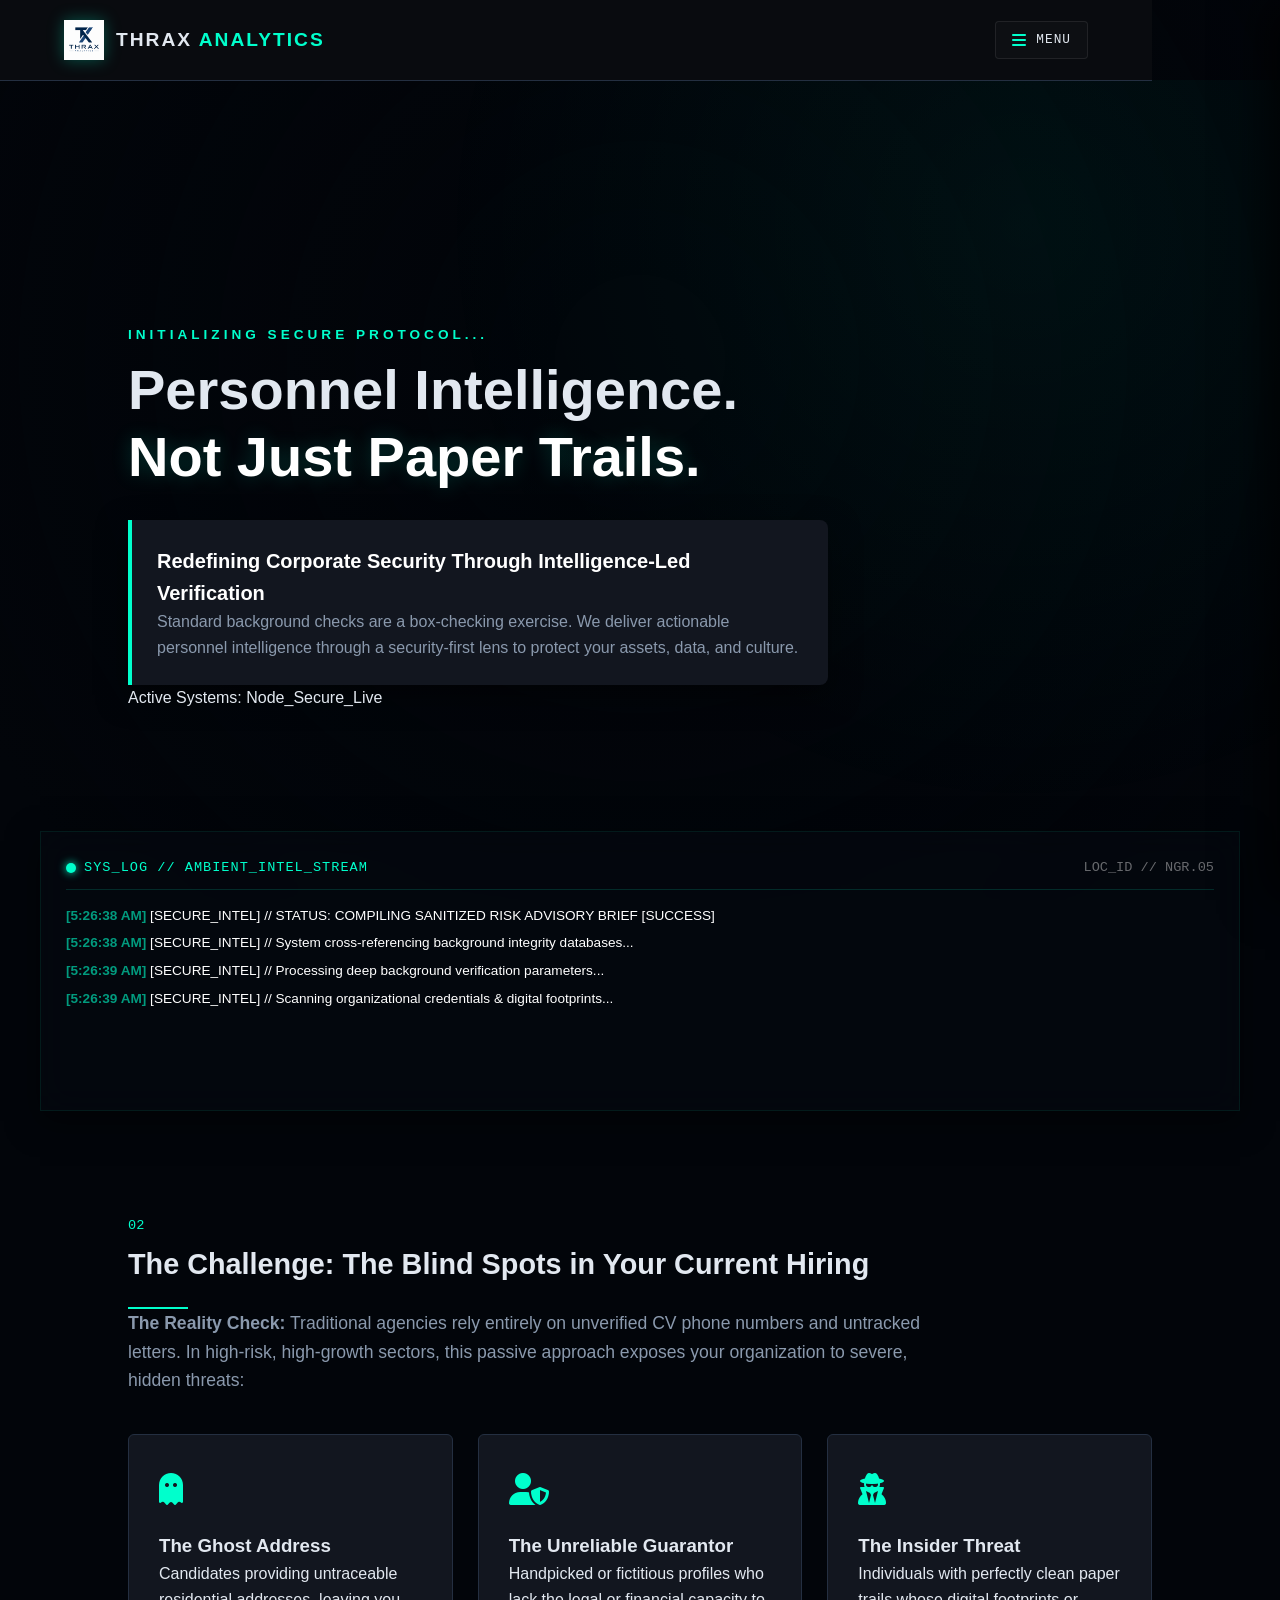
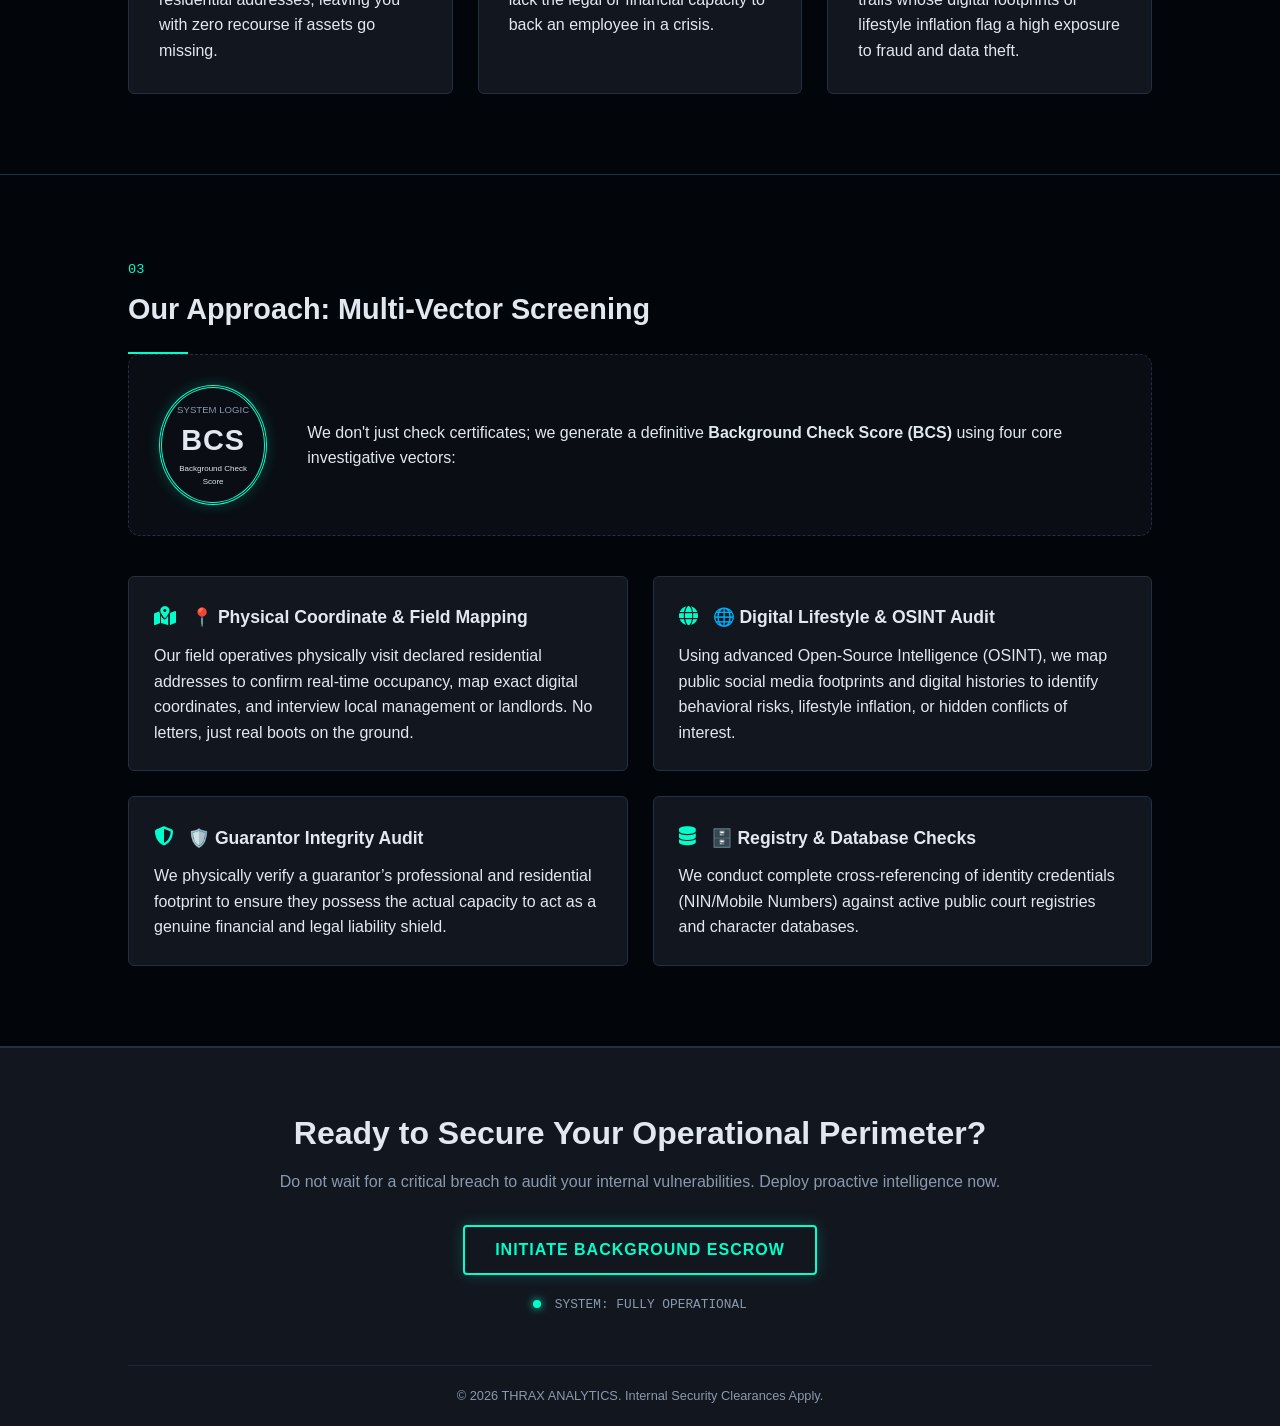
<file: index.html>
<!DOCTYPE html>
<html lang="en">
<head>
    <meta charset="UTF-8">
    <meta name="viewport" content="width=device-width, initial-scale=1.0">
    <title>THRAX | Digital Headquarters</title>
    <link rel="stylesheet" href="style.css">
</head>
<!DOCTYPE html>
<html lang="en">
<head>
    <meta charset="UTF-8">
    <meta name="viewport" content="width=device-width, initial-scale=1.0">
    <title>THRAX ANALYTICS | Intelligence-Led Verification</title>
    <link rel="stylesheet" href="style.css">
    <!-- Font Awesome for clean, high-tech icons -->
    <link rel="stylesheet" href="https://cdnjs.cloudflare.com/ajax/libs/font-awesome/6.4.0/css/all.min.css">
</head>
<body class="cyber-theme">

    <!-- Top Navigation Header -->
   <!-- Top Navigation Header -->
  <!-- Sticky Navigation Header (Streamlined Architecture) -->
   <header class="main-header sticky-header">
        <div class="logo-container">
            <img src="thrax-logo.png" alt="THRAX ANALYTICS Logo" class="brand-logo-img">
            <span class="brand-name">THRAX <span class="accent-text">ANALYTICS</span></span>
        </div>
        
      <!-- Side Panel Trigger Button -->
    <!-- ==========================================================================
   HEADER NAVIGATION LAYER
   ========================================================================== -->
<div class="side-panel-trigger" id="panel-trigger-btn">
    <i class="fas fa-bars" id="panel-trigger-icon"></i>
    <span class="control-label">MENU</span>
</div>
    </header>

    <div class="thrax-side-drawer" id="global-side-drawer">
        <div class="drawer-close-btn" id="panel-close-btn">
            <i class="fas fa-times"></i>
        </div>
        
        <nav class="drawer-navigation-links">
            <div class="drawer-meta-label">// NAVIGATION TERMINAL</div>
            <a href="index.html">Command Center</a>
            <a href="analytics.html">Services</a>
            <a href="architecture.html">FAQs</a>
            <a href="automation.html">Contact Us</a>
        </nav>
    </div>
    
    <div class="drawer-overlay-shield" id="global-drawer-overlay"></div>

    <!-- Section 1: Hero Command Matrix -->
    <section class="hero-section">
        <div class="hero-content">
            <h2 class="sub-codename">INITIALIZING SECURE PROTOCOL...</h2>
            <h1 class="main-tagline">Personnel Intelligence.<br><span class="highlight-glow">Not Just Paper Trails.</span></h1>
            
            <div class="mission-statement-box">
                <h3>Redefining Corporate Security Through Intelligence-Led Verification</h3>
                <p>Standard background checks are a box-checking exercise. We deliver actionable personnel intelligence through a security-first lens to protect your assets, data, and culture.</p>
            </div>
            
            <div class="terminal-pulse">
                <span class="pulse-dot"></span> Active Systems: Node_Secure_Live
            </div>
        </div>
    </section>

<section class="console-card telemetry-log-container" style="margin: 20px auto; max-width: 1200px; padding: 25px;">
        <div class="terminal-header" style="display: flex; justify-content: space-between; align-items: center; border-bottom: 1px solid rgba(0, 255, 204, 0.15); padding-bottom: 10px; margin-bottom: 15px;">
            <div style="display: flex; align-items: center; gap: 8px;">
                <span style="width: 10px; height: 10px; background-color: #00ffcc; border-radius: 50%; display: inline-block; box-shadow: 0 0 8px #00ffcc;"></span>
                <span style="font-family: monospace; font-size: 0.85rem; color: #00ffcc; letter-spacing: 1px;">SYS_LOG // AMBIENT_INTEL_STREAM</span>
            </div>
            <div style="font-family: monospace; font-size: 0.85rem; color: rgba(255, 255, 255, 0.4);">
                LOC_ID // NGR.05
            </div>
        </div>

        <div id="telemetry-terminal" style="height: 180px; overflow-y: hidden; font-family: 'Courier New', Courier, monospace; font-size: 0.85rem; line-height: 1.6; color: #a0aec0; padding-right: 10px;">
            </div>
    </section>

    <!-- Section 2: The Challenge Matrix -->
    <section class="challenge-section">
        <div class="section-header">
            <span class="index-num">02</span>
            <h2>The Challenge: The Blind Spots in Your Current Hiring</h2>
            <div class="cyber-divider"></div>
        </div>
        
        <p class="section-intro"><strong>The Reality Check:</strong> Traditional agencies rely entirely on unverified CV phone numbers and untracked letters. In high-risk, high-growth sectors, this passive approach exposes your organization to severe, hidden threats:</p>
        
        <div class="vulnerability-grid">
            <div class="vulnerability-card">
                <div class="card-icon"><i class="fas fa-ghost"></i></div>
                <h3>The Ghost Address</h3>
                <p>Candidates providing untraceable residential addresses, leaving you with zero recourse if assets go missing.</p>
                <div class="scan-line"></div>
            </div>
            
            <div class="vulnerability-card">
                <div class="card-icon"><i class="fas fa-user-shield"></i></div>
                <h3>The Unreliable Guarantor</h3>
                <p>Handpicked or fictitious profiles who lack the legal or financial capacity to back an employee in a crisis.</p>
                <div class="scan-line"></div>
            </div>
            
            <div class="vulnerability-card">
                <div class="card-icon"><i class="fas fa-user-secret"></i></div>
                <h3>The Insider Threat</h3>
                <p>Individuals with perfectly clean paper trails whose digital footprints or lifestyle inflation flag a high exposure to fraud and data theft.</p>
                <div class="scan-line"></div>
            </div>
        </div>
    </section>

    <!-- Section 3: Our Approach (Multi-Vector Screening) -->
    <section class="approach-section">
        <div class="section-header">
            <span class="index-num">03</span>
            <h2>Our Approach: Multi-Vector Screening</h2>
            <div class="cyber-divider"></div>
        </div>
        
        <div class="bcs-hud">
            <div class="bcs-score-display">
                <div class="radial-glow"></div>
                <span class="score-label">SYSTEM LOGIC</span>
                <span class="score-value">BCS</span>
                <span class="score-sub">Background Check Score</span>
            </div>
            <p class="bcs-desc">We don't just check certificates; we generate a definitive <strong>Background Check Score (BCS)</strong> using four core investigative vectors:</p>
        </div>

        <div class="vector-matrix">
            <div class="vector-row">
                <div class="vector-meta">
                    <span class="vector-icon"><i class="fas fa-map-marked-alt"></i></span>
                    <h3>📍 Physical Coordinate & Field Mapping</h3>
                </div>
                <p>Our field operatives physically visit declared residential addresses to confirm real-time occupancy, map exact digital coordinates, and interview local management or landlords. No letters, just real boots on the ground.</p>
            </div>

            <div class="vector-row">
                <div class="vector-meta">
                    <span class="vector-icon"><i class="fas fa-globe"></i></span>
                    <h3>🌐 Digital Lifestyle & OSINT Audit</h3>
                </div>
                <p>Using advanced Open-Source Intelligence (OSINT), we map public social media footprints and digital histories to identify behavioral risks, lifestyle inflation, or hidden conflicts of interest.</p>
            </div>

            <div class="vector-row">
                <div class="vector-meta">
                    <span class="vector-icon"><i class="fas fa-shield-alt"></i></span>
                    <h3>🛡️ Guarantor Integrity Audit</h3>
                </div>
                <p>We physically verify a guarantor’s professional and residential footprint to ensure they possess the actual capacity to act as a genuine financial and legal liability shield.</p>
            </div>

            <div class="vector-row">
                <div class="vector-meta">
                    <span class="vector-icon"><i class="fas fa-database"></i></span>
                    <h3>🗄️ Registry & Database Checks</h3>
                </div>
                <p>We conduct complete cross-referencing of identity credentials (NIN/Mobile Numbers) against active public court registries and character databases.</p>
            </div>
        </div>
    </section>

    <!-- Section 4: Finalizing Ultimate Action Terminal -->
    <footer class="terminal-footer">
        <div class="footer-cta">
            <h2>Ready to Secure Your Operational Perimeter?</h2>
            <p>Do not wait for a critical breach to audit your internal vulnerabilities. Deploy proactive intelligence now.</p>
            <div class="cta-actions">
                <button class="btn-primary" onclick="location.href='mailto:intelligence@thraxhq.com'">Initiate Background Escrow</button>
                <div class="system-status-indicator">
                    <span class="status-pulse"></span> SYSTEM: FULLY OPERATIONAL
                </div>
            </div>
        </div>
        <div class="footer-bottom">
            <p>&copy; 2026 THRAX ANALYTICS. Internal Security Clearances Apply.</p>
        </div>
    </footer>

    <script src="app.js"></script>
    <script>
        document.addEventListener("DOMContentLoaded", function() {
            const terminal = document.getElementById("telemetry-terminal");
            
            const logSequences = [
                "[SECURE_INTEL] // Initializing parameter intake matrix...",
                "[SECURE_INTEL] // Deploying cross-reference heuristics across registries...",
                "[SECURE_INTEL] // Scanning organizational credentials & digital footprints...",
                "[SECURE_INTEL] // Querying historical system matrices for anomaly detection...",
                "[SECURE_INTEL] // System cross-referencing background integrity databases...",
                "[SECURE_INTEL] // Extracting decentralized telemetry data packets...",
                "[SECURE_INTEL] // Verification pipeline mapping target identity nodes...",
                "[SECURE_INTEL] // STATUS: COMPILING SANITIZED RISK ADVISORY BRIEF [SUCCESS]",
                "[SECURE_INTEL] // System idle. Refreshing dynamic tracking arrays...",
                "[SECURE_INTEL] // Processing deep background verification parameters...",
                "[SECURE_INTEL] // Multi-layered threat mitigation protocols fully active."
            ];

            function appendLog() {
                const randomLine = logSequences[Math.floor(Math.random() * logSequences.length)];
                const time = new Date().toLocaleTimeString();
                
                const logElement = document.createElement("div");
                logElement.style.marginBottom = "6px";
                logElement.innerHTML = `<span style="color: rgba(0, 255, 204, 0.6); font-weight: bold;">[${time}]</span> <span style="color: #ffffff;">${randomLine}</span>`;
                
                terminal.appendChild(logElement);

                if (terminal.childNodes.length > 7) {
                    terminal.removeChild(terminal.firstChild);
                }
            }

            for(let i=0; i<4; i++) { setTimeout(appendLog, i * 400); }
            setInterval(appendLog, 4500);
        });
    </script>
</body>
</html>
</file>
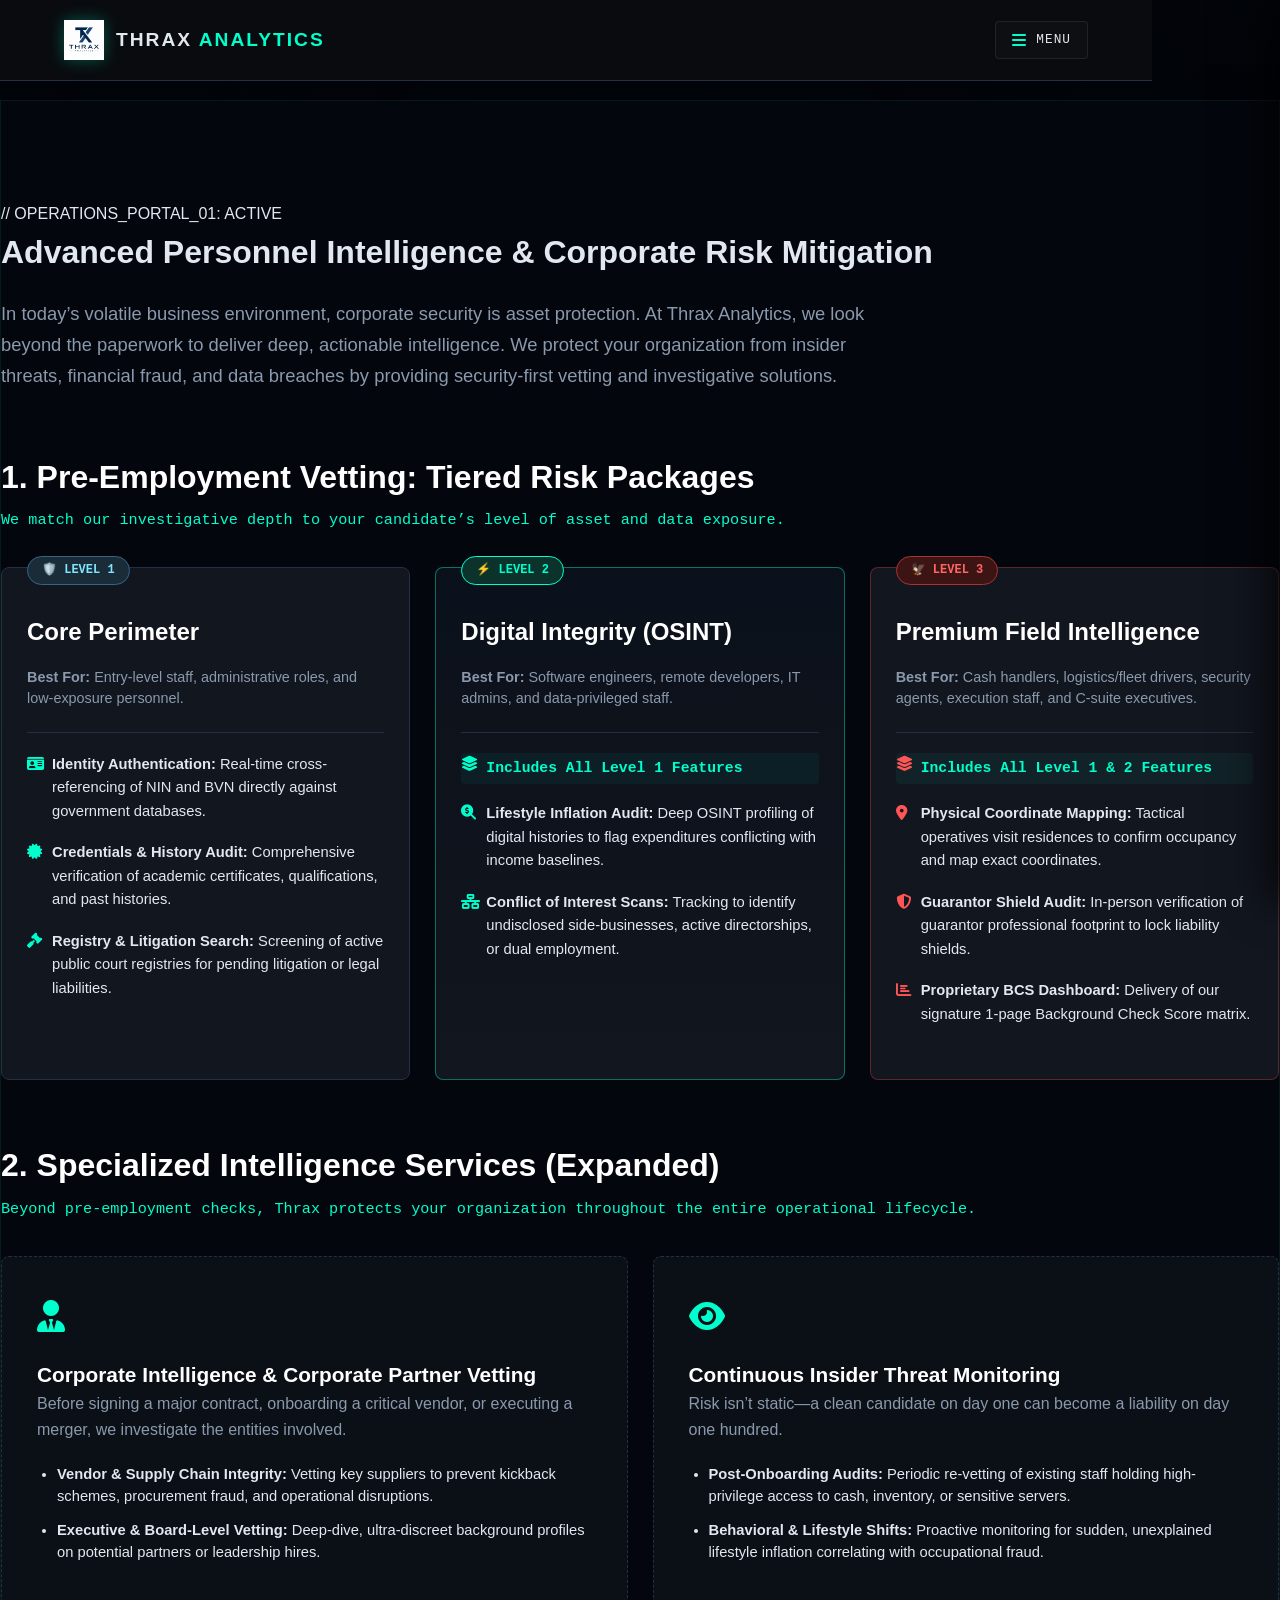
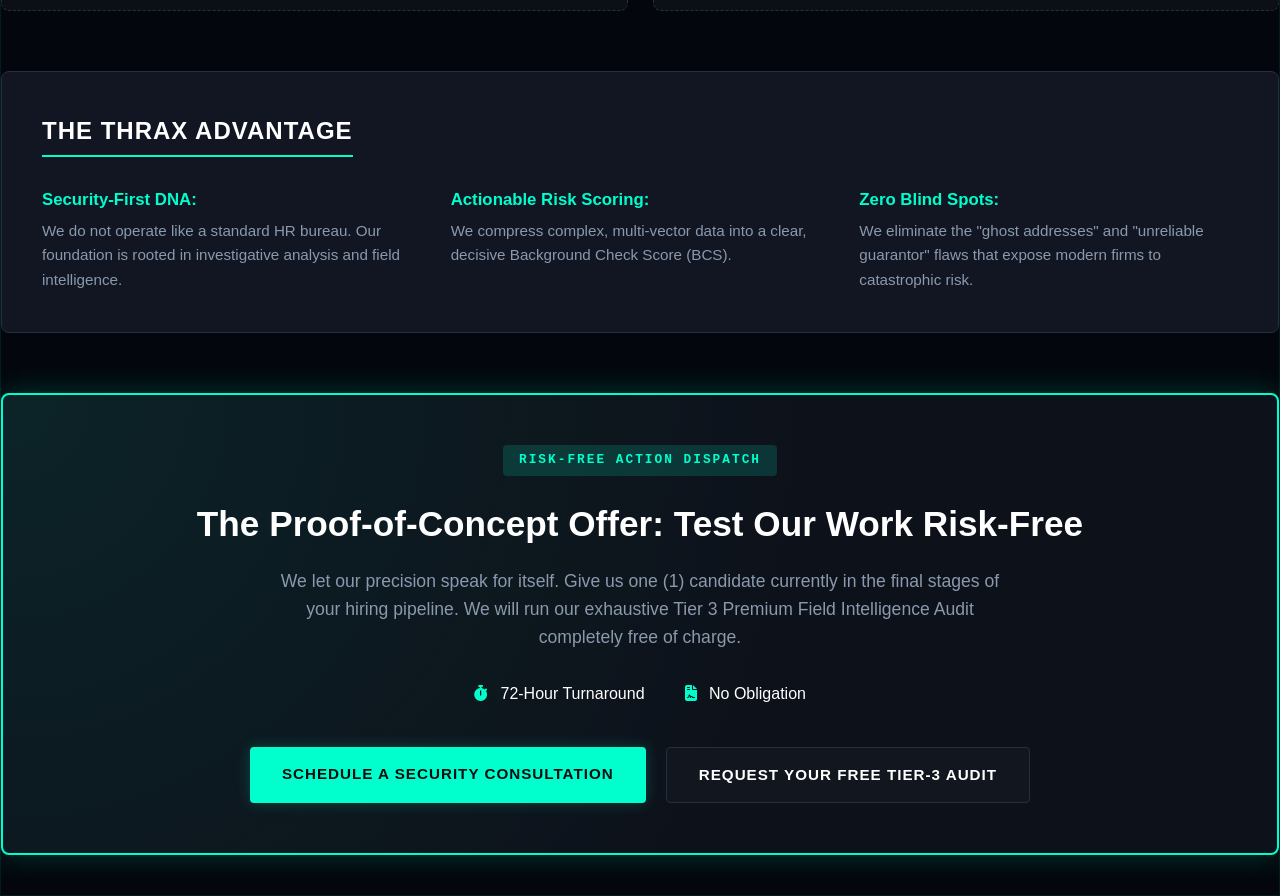
<file: analytics.html>
<!DOCTYPE html>
<html lang="en">
<head>
    <meta charset="UTF-8">
    <meta name="viewport" content="width=device-width, initial-scale=1.0">
    <title>THRAX | Services Matrix</title>
    <link rel="stylesheet" href="https://cdnjs.cloudflare.com/ajax/libs/font-awesome/6.4.0/css/all.min.css">
    <link rel="stylesheet" href="style.css">
</head>
<body class="cyber-theme">

   <header class="main-header sticky-header">
        <div class="logo-container">
            <img src="thrax-logo.png" alt="THRAX ANALYTICS Logo" class="brand-logo-img">
            <span class="brand-name">THRAX <span class="accent-text">ANALYTICS</span></span>
        </div>
        
      <!-- Side Panel Trigger Button -->
     <!-- ==========================================================================
   HEADER NAVIGATION LAYER
   ========================================================================== -->
<div class="side-panel-trigger" id="panel-trigger-btn">
    <i class="fas fa-bars" id="panel-trigger-icon"></i>
    <span class="control-label">MENU</span>
</div>
    </header>

    <div class="thrax-side-drawer" id="global-side-drawer">
        <div class="drawer-close-btn" id="panel-close-btn">
            <i class="fas fa-times"></i>
        </div>
        
        <nav class="drawer-navigation-links">
            <div class="drawer-meta-label">// NAVIGATION TERMINAL</div>
            <a href="index.html">Command Center</a>
            <a href="analytics.html">Services</a>
            <a href="architecture.html">FAQs</a>
            <a href="automation.html">Contact Us</a>
        </nav>
    </div>
    
    <div class="drawer-overlay-shield" id="global-drawer-overlay"></div>

        <nav class="nav-links" id="nav-links-container">
            <a href="index.html">Command Center</a>
            <a href="analytics.html" class="active">Services</a>
            <a href="architecture.html">FAQs</a>
            <a href="automation.html">Contact Us</a>
        </nav>
    </header>

    <main class="module-content">
        
        <div class="page-title-section">
            <p class="system-status">// OPERATIONS_PORTAL_01: ACTIVE</p>
            <h1>Advanced Personnel Intelligence & Corporate Risk Mitigation</h1>
            <div class="accent-bar"></div>
            <p class="services-manifesto">
                In today’s volatile business environment, corporate security is asset protection. At Thrax Analytics, we look beyond the paperwork to deliver deep, actionable intelligence. We protect your organization from insider threats, financial fraud, and data breaches by providing security-first vetting and investigative solutions.
            </p>
        </div>

        <section class="services-block">
            <div class="block-header">
                <h2>1. Pre-Employment Vetting: Tiered Risk Packages</h2>
                <p class="block-subtitle">We match our investigative depth to your candidate’s level of asset and data exposure.</p>
            </div>

            <div class="tier-matrix-grid">
                
                <div class="tier-matrix-card">
                    <div class="tier-badge level-1-badge">🛡️ LEVEL 1</div>
                    <h3>Core Perimeter</h3>
                    <p class="tier-deployment"><strong>Best For:</strong> Entry-level staff, administrative roles, and low-exposure personnel.</p>
                    <div class="vector-divider"></div>
                    <ul class="feature-checklist">
                        <li><i class="fas fa-id-card"></i> <strong>Identity Authentication:</strong> Real-time cross-referencing of NIN and BVN directly against government databases.</li>
                        <li><i class="fas fa-certificate"></i> <strong>Credentials & History Audit:</strong> Comprehensive verification of academic certificates, qualifications, and past histories.</li>
                        <li><i class="fas fa-gavel"></i> <strong>Registry & Litigation Search:</strong> Screening of active public court registries for pending litigation or legal liabilities.</li>
                    </ul>
                </div>

                <div class="tier-matrix-card featured-tier">
                    <div class="tier-badge level-2-badge">⚡ LEVEL 2</div>
                    <h3>Digital Integrity (OSINT)</h3>
                    <p class="tier-deployment"><strong>Best For:</strong> Software engineers, remote developers, IT admins, and data-privileged staff.</p>
                    <div class="vector-divider"></div>
                    <ul class="feature-checklist">
                        <li class="nested-include"><i class="fas fa-layer-group"></i> Includes All Level 1 Features</li>
                        <li><i class="fas fa-search-dollar"></i> <strong>Lifestyle Inflation Audit:</strong> Deep OSINT profiling of digital histories to flag expenditures conflicting with income baselines.</li>
                        <li><i class="fas fa-network-wired"></i> <strong>Conflict of Interest Scans:</strong> Tracking to identify undisclosed side-businesses, active directorships, or dual employment.</li>
                    </ul>
                </div>

                <div class="tier-matrix-card high-alert-tier">
                    <div class="tier-badge level-3-badge">🦅 LEVEL 3</div>
                    <h3>Premium Field Intelligence</h3>
                    <p class="tier-deployment"><strong>Best For:</strong> Cash handlers, logistics/fleet drivers, security agents, execution staff, and C-suite executives.</p>
                    <div class="vector-divider"></div>
                    <ul class="feature-checklist">
                        <li class="nested-include"><i class="fas fa-layer-group"></i> Includes All Level 1 & 2 Features</li>
                        <li><i class="fas fa-map-marker-alt"></i> <strong>Physical Coordinate Mapping:</strong> Tactical operatives visit residences to confirm occupancy and map exact coordinates.</li>
                        <li><i class="fas fa-shield-halved"></i> <strong>Guarantor Shield Audit:</strong> In-person verification of guarantor professional footprint to lock liability shields.</li>
                        <li><i class="fas fa-chart-bar"></i> <strong>Proprietary BCS Dashboard:</strong> Delivery of our signature 1-page Background Check Score matrix.</li>
                    </ul>
                </div>

            </div>
        </section>

        <section class="services-block specialized-ops-section">
            <div class="block-header">
                <h2>2. Specialized Intelligence Services (Expanded)</h2>
                <p class="block-subtitle">Beyond pre-employment checks, Thrax protects your organization throughout the entire operational lifecycle.</p>
            </div>

            <div class="specialized-grid">
                <div class="specialized-card">
                    <div class="spec-icon"><i class="fas fa-user-tie"></i></div>
                    <h3>Corporate Intelligence & Corporate Partner Vetting</h3>
                    <p>Before signing a major contract, onboarding a critical vendor, or executing a merger, we investigate the entities involved.</p>
                    <ul class="sub-specs">
                        <li><strong>Vendor & Supply Chain Integrity:</strong> Vetting key suppliers to prevent kickback schemes, procurement fraud, and operational disruptions.</li>
                        <li><strong>Executive & Board-Level Vetting:</strong> Deep-dive, ultra-discreet background profiles on potential partners or leadership hires.</li>
                    </ul>
                </div>

                <div class="specialized-card">
                    <div class="spec-icon"><i class="fas fa-eye"></i></div>
                    <h3>Continuous Insider Threat Monitoring</h3>
                    <p>Risk isn’t static—a clean candidate on day one can become a liability on day one hundred.</p>
                    <ul class="sub-specs">
                        <li><strong>Post-Onboarding Audits:</strong> Periodic re-vetting of existing staff holding high-privilege access to cash, inventory, or sensitive servers.</li>
                        <li><strong>Behavioral & Lifestyle Shifts:</strong> Proactive monitoring for sudden, unexplained lifestyle inflation correlating with occupational fraud.</li>
                    </ul>
                </div>
            </div>
        </section>

        <section class="advantage-banner">
            <h3>The Thrax Advantage</h3>
            <div class="advantage-grid">
                <div class="adv-node">
                    <strong>Security-First DNA:</strong> We do not operate like a standard HR bureau. Our foundation is rooted in investigative analysis and field intelligence.
                </div>
                <div class="adv-node">
                    <strong>Actionable Risk Scoring:</strong> We compress complex, multi-vector data into a clear, decisive Background Check Score (BCS).
                </div>
                <div class="adv-node">
                    <strong>Zero Blind Spots:</strong> We eliminate the "ghost addresses" and "unreliable guarantor" flaws that expose modern firms to catastrophic risk.
                </div>
            </div>
        </section>

        <section class="poc-terminal-box">
            <div class="poc-badge">RISK-FREE ACTION DISPATCH</div>
            <h2>The Proof-of-Concept Offer: Test Our Work Risk-Free</h2>
            <p>We let our precision speak for itself. Give us one (1) candidate currently in the final stages of your hiring pipeline. We will run our exhaustive Tier 3 Premium Field Intelligence Audit completely free of charge.</p>
            
            <div class="poc-metrics-strip">
                <div class="poc-metric"><i class="fas fa-stopwatch"></i> 72-Hour Turnaround</div>
                <div class="poc-metric"><i class="fas fa-file-contract"></i> No Obligation</div>
            </div>

            <div class="poc-actions-matrix">
                <a href="consultation.html" class="action-btn btn-primary-uplink">Schedule a Security Consultation</a>
                <a href="audit.html" class="action-btn btn-secondary-uplink">Request Your Free Tier-3 Audit</a>
            </div>
        </section>

    </main>

    <script src="app.js"></script>
</body>
</html>
</file>
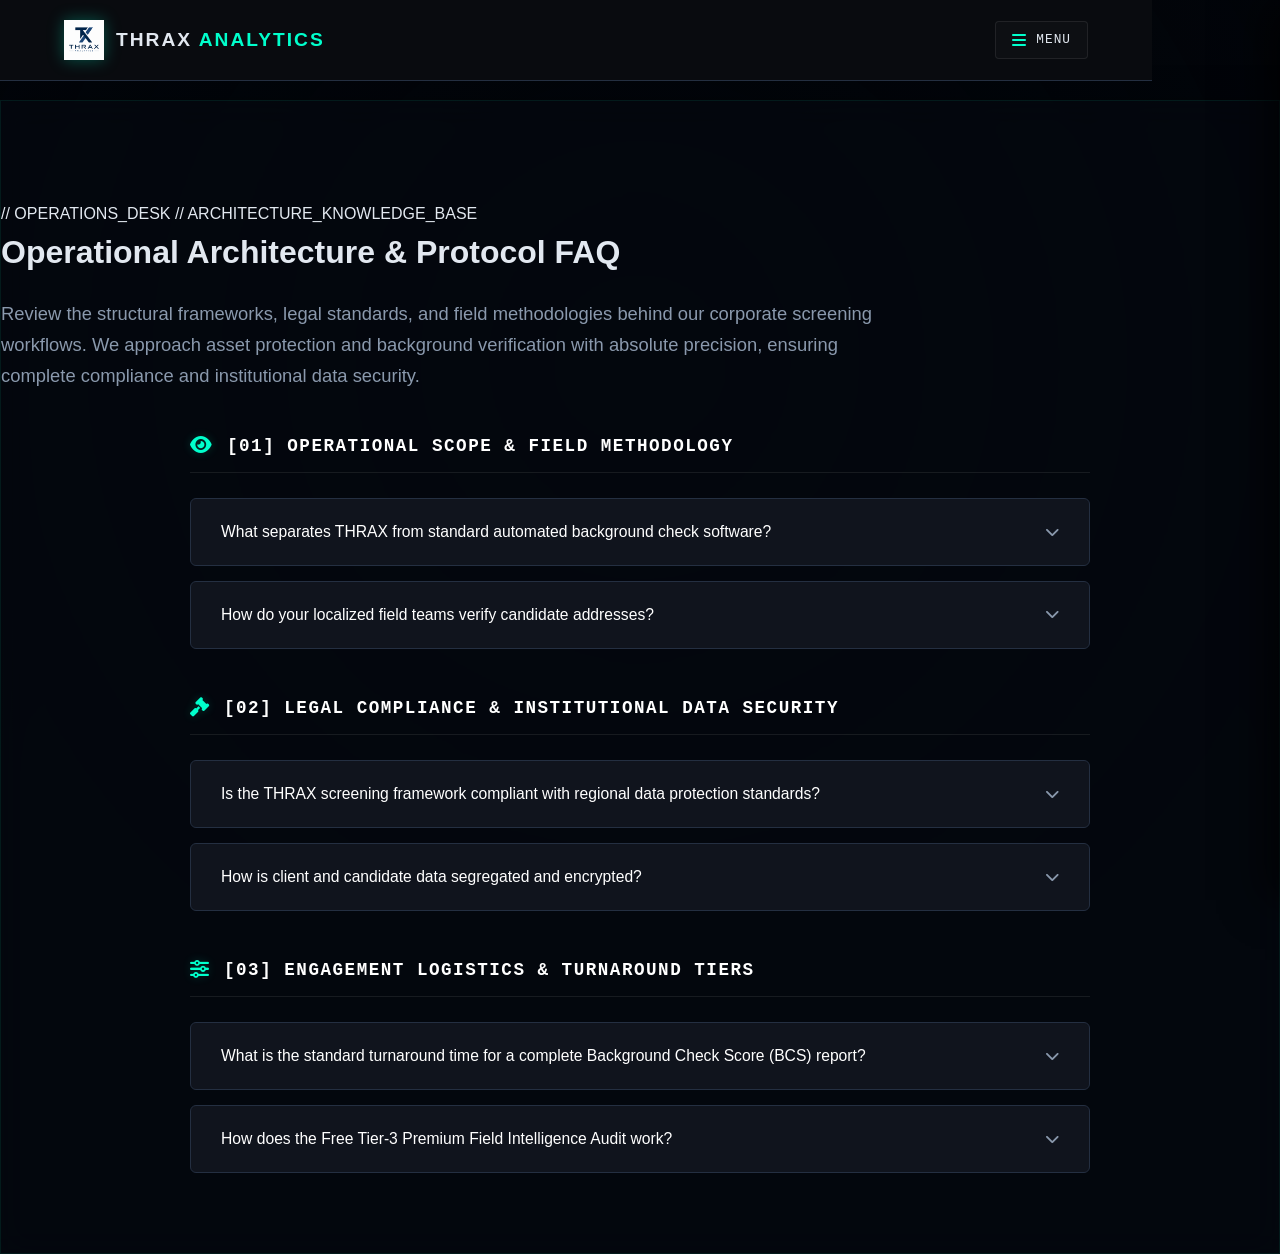
<file: architecture.html>
<!DOCTYPE html>
<html lang="en">
<head>
    <meta charset="UTF-8">
    <meta name="viewport" content="width=device-width, initial-scale=1.0">
    <title>THRAX | Operations & Architecture FAQ</title>
    <link rel="stylesheet" href="https://cdnjs.cloudflare.com/ajax/libs/font-awesome/6.4.0/css/all.min.css">
    <link rel="stylesheet" href="style.css">
</head>
<body class="cyber-theme">

    <!-- Sticky Navigation Header -->
  <header class="main-header sticky-header">
        <div class="logo-container">
            <img src="thrax-logo.png" alt="THRAX ANALYTICS Logo" class="brand-logo-img">
            <span class="brand-name">THRAX <span class="accent-text">ANALYTICS</span></span>
        </div>
        
      <!-- Side Panel Trigger Button -->
       <!-- ==========================================================================
   HEADER NAVIGATION LAYER
   ========================================================================== -->
<div class="side-panel-trigger" id="panel-trigger-btn">
    <i class="fas fa-bars" id="panel-trigger-icon"></i>
    <span class="control-label">MENU</span>
</div>
    </header>

    <div class="thrax-side-drawer" id="global-side-drawer">
        <div class="drawer-close-btn" id="panel-close-btn">
            <i class="fas fa-times"></i>
        </div>
        
        <nav class="drawer-navigation-links">
            <div class="drawer-meta-label">// NAVIGATION TERMINAL</div>
            <a href="index.html">Command Center</a>
            <a href="analytics.html">Services</a>
            <a href="architecture.html">FAQs</a>
            <a href="automation.html">Contact Us</a>
        </nav>
    </div>
    
    <div class="drawer-overlay-shield" id="global-drawer-overlay"></div>

        <nav class="nav-links" id="nav-links-container">
            <a href="index.html">Command Center</a>
            <a href="analytics.html">Services</a>
            <a href="architecture.html" class="active-node">FAQs</a>
            <a href="automation.html">Contact Us</a>
        </nav>
    </header>

    <!-- Main Workspace -->
    <main class="module-content">
        
        <div class="page-title-section">
            <p class="system-status">// OPERATIONS_DESK // ARCHITECTURE_KNOWLEDGE_BASE</p>
            <h1>Operational Architecture & Protocol FAQ</h1>
            <div class="accent-bar"></div>
            <p class="services-manifesto">
                Review the structural frameworks, legal standards, and field methodologies behind our corporate screening workflows. We approach asset protection and background verification with absolute precision, ensuring complete compliance and institutional data security.
            </p>
        </div>

        <div class="faq-matrix-container">
            
            <!-- SECTION 01: OPERATIONAL METHODOLOGY -->
            <div class="faq-pillar-section">
                <div class="pillar-header">
                    <i class="fas fa-eye"></i>
                    <h2>[01] Operational Scope & Field Methodology</h2>
                </div>
                
                <div class="faq-node-accordion">
                    <div class="faq-question" onclick="toggleFaqNode(this)">
                        <span>What separates THRAX from standard automated background check software?</span>
                        <i class="fas fa-chevron-down"></i>
                    </div>
                    <div class="faq-answer">
                        <p>Standard screening software relies strictly on outdated digital databases that miss critical local nuances. THRAX merges advanced digital OSINT data indexing with on-the-ground physical intelligence verification. Our localized field operatives physically locate declared addresses, perform face-to-face guarantor interviews, and map precise GPS coordinates to completely eliminate fictitious profiles and "ghost addresses."</p>
                    </div>
                </div>

                <div class="faq-node-accordion">
                    <div class="faq-question" onclick="toggleFaqNode(this)">
                        <span>How do your localized field teams verify candidate addresses?</span>
                        <i class="fas fa-chevron-down"></i>
                    </div>
                    <div class="faq-answer">
                        <p>Our verification process involves physical deployment to the stated address grid. Operatives cross-verify the location with community landmarks, local leadership, or building management, taking down exact spatial coordinates. This multi-layered approach ensures your organization is protected against fraudulent identity claims and insecure residential data points.</p>
                    </div>
                </div>
            </div>

            <!-- SECTION 02: LEGAL & DATA SECURITY -->
            <div class="faq-pillar-section">
                <div class="pillar-header">
                    <i class="fas fa-gavel"></i>
                    <h2>[02] Legal Compliance & Institutional Data Security</h2>
                </div>

                <div class="faq-node-accordion">
                    <div class="faq-question" onclick="toggleFaqNode(this)">
                        <span>Is the THRAX screening framework compliant with regional data protection standards?</span>
                        <i class="fas fa-chevron-down"></i>
                    </div>
                    <div class="faq-answer">
                        <p>Absolute asset security and compliance are central to our model. Our screening protocols are fully aligned with prevailing data protection frameworks, including the Nigeria Data Protection Commission (NDPC) standards. We enforce strict data classification and clear consent matrices before any candidate assessment or physical tracking is initialized.</p>
                    </div>
                </div>

                <div class="faq-node-accordion">
                    <div class="faq-question" onclick="toggleFaqNode(this)">
                        <span>How is client and candidate data segregated and encrypted?</span>
                        <i class="fas fa-chevron-down"></i>
                    </div>
                    <div class="faq-answer">
                        <p>All data received through our intake terminal is securely sandboxed and heavily encrypted. We maintain zero open-access databases for corporate briefs, meaning candidate data collected during a Field Intelligence Audit is segregated strictly for your organization's specific review file, protecting you against third-party data leak vulnerabilities.</p>
                    </div>
                </div>
            </div>

            <!-- SECTION 03: LOGISTICS & ENGAGEMENT -->
            <div class="faq-pillar-section">
                <div class="pillar-header">
                    <i class="fas fa-sliders-h"></i>
                    <h2>[03] Engagement Logistics & Turnaround Tiers</h2>
                </div>

                <div class="faq-node-accordion">
                    <div class="faq-question" onclick="toggleFaqNode(this)">
                        <span>What is the standard turnaround time for a complete Background Check Score (BCS) report?</span>
                        <i class="fas fa-chevron-down"></i>
                    </div>
                    <div class="faq-answer">
                        <p>Turnaround timelines are optimized based on the selected urgency tier. Routine preventative assessments (Tier 3) are typically finalized within 48 to 72 operational hours. High-risk financial profiles (Tier 2) or active asset protection concerns (Tier 1) are expedited immediately to minimize corporate risk exposure.</p>
                    </div>
                </div>

                <div class="faq-node-accordion">
                    <div class="faq-question" onclick="toggleFaqNode(this)">
                        <span>How does the Free Tier-3 Premium Field Intelligence Audit work?</span>
                        <i class="fas fa-chevron-down"></i>
                    </div>
                    <div class="faq-answer">
                        <p>The Free Tier-3 Audit serves as our operational proof-of-concept. Corporate clients can submit the profile metrics of a single candidate completely risk-free. Our team processes the file, deploys ground verification assets, generates a comprehensive baseline report, and delivers it straight to your official inbox to showcase our clinical speed and precision before formal institutional alignment.</p>
                    </div>
                </div>
            </div>

        </div>

    </main>

    <script src="app.js"></script>
</body>
</html>
</file>
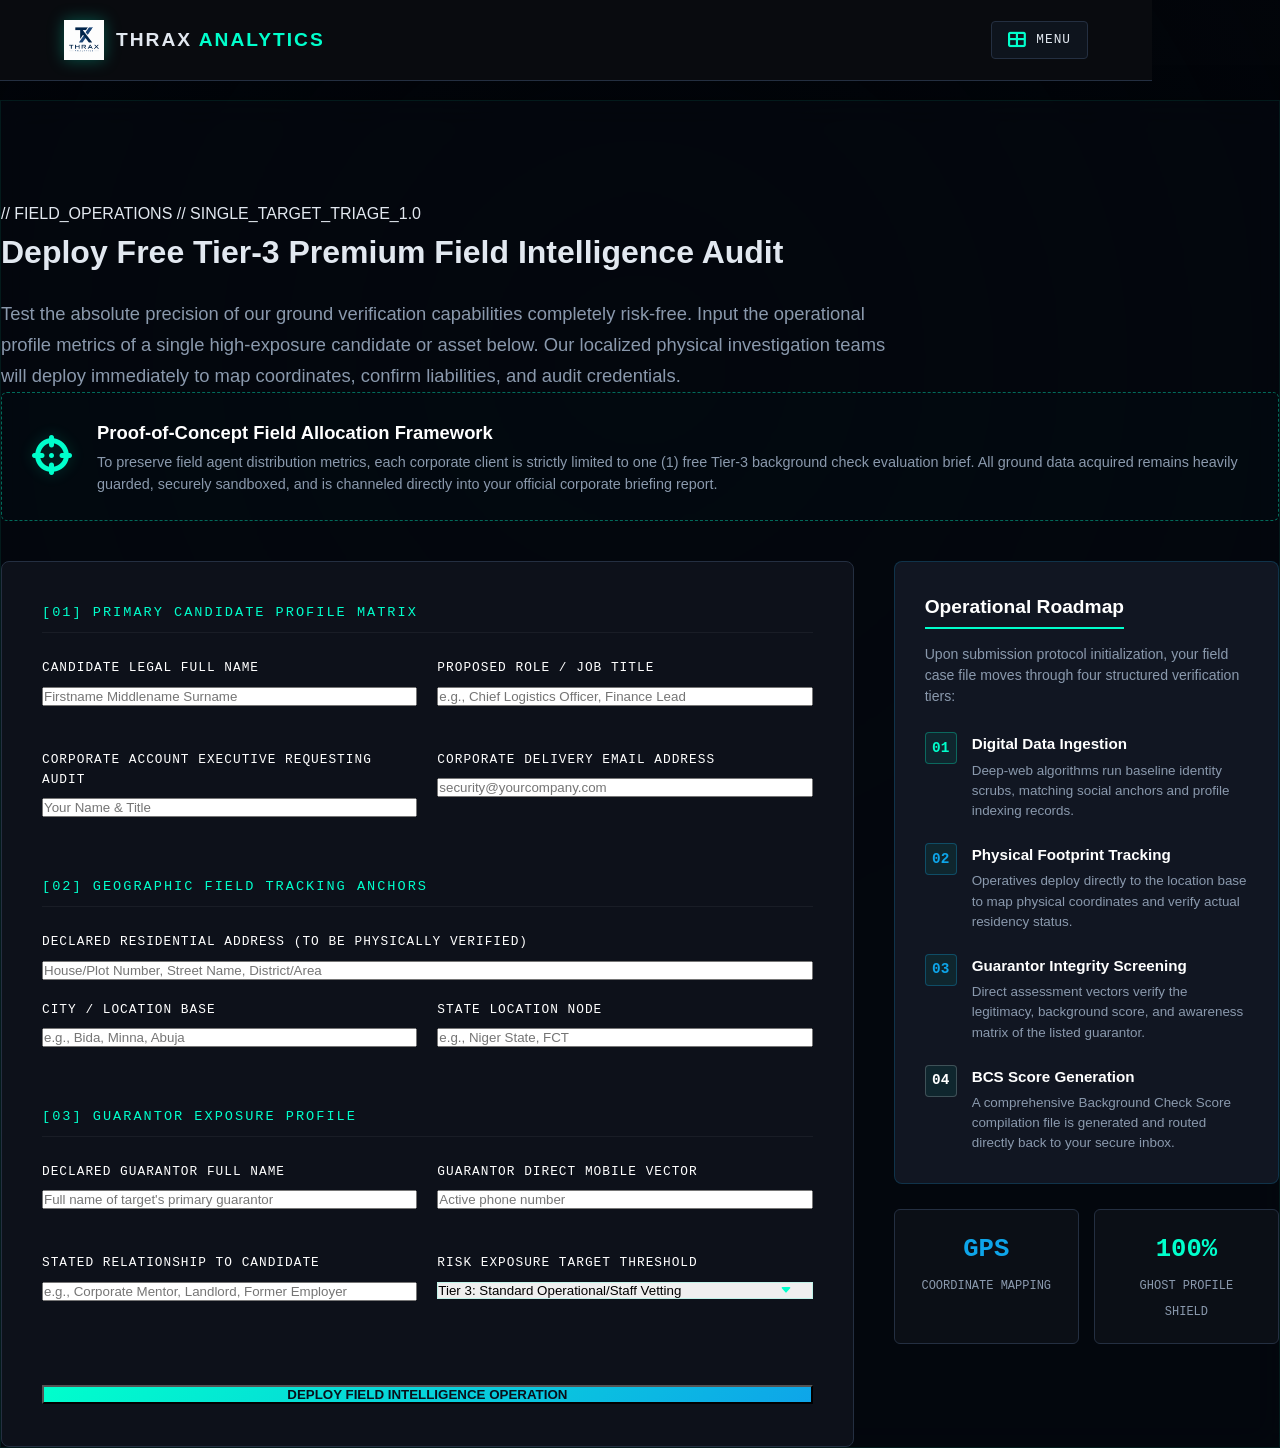
<file: audit.html>
<!DOCTYPE html>
<html lang="en">
<head>
    <meta charset="UTF-8">
    <meta name="viewport" content="width=device-width, initial-scale=1.0">
    <title>THRAX | Premium Field Intelligence Audit</title>
    <link rel="stylesheet" href="https://cdnjs.cloudflare.com/ajax/libs/font-awesome/6.4.0/css/all.min.css">
    <link rel="stylesheet" href="style.css">
</head>
<body class="cyber-theme">

    <!-- Sticky Navigation Header -->
    <header class="main-header sticky-header">
        <div class="logo-container">
            <img src="thrax-logo.png" alt="THRAX ANALYTICS Logo" class="brand-logo-img">
            <span class="brand-name">THRAX <span class="accent-text">ANALYTICS</span></span>
        </div>
        
        <div class="nav-matrix-control" onclick="toggleNavMatrix()">
            <i class="fas fa-th-large" id="menu-icon"></i>
            <span class="control-label">MENU</span>
        </div>

        <nav class="nav-links" id="nav-links-container">
            <a href="index.html">Command Center</a>
            <a href="analytics.html">Services</a>
            <a href="architecture.html">FAQs</a>
            <a href="automation.html">Contact Us</a>
        </nav>
    </header>

    <!-- Main Workspace -->
    <main class="module-content">
        
        <div class="page-title-section">
            <p class="system-status">// FIELD_OPERATIONS // SINGLE_TARGET_TRIAGE_1.0</p>
            <h1>Deploy Free Tier-3 Premium Field Intelligence Audit</h1>
            <div class="accent-bar"></div>
            <p class="services-manifesto">
                Test the absolute precision of our ground verification capabilities completely risk-free. Input the operational profile metrics of a single high-exposure candidate or asset below. Our localized physical investigation teams will deploy immediately to map coordinates, confirm liabilities, and audit credentials.
            </p>
        </div>

        <!-- Operational Advisory Block -->
        <div class="confidentiality-shield-box" style="border-color: rgba(0, 255, 204, 0.4); background: rgba(0, 255, 204, 0.01);">
            <div class="shield-icon"><i class="fas fa-crosshairs" style="color: var(--accent-neon);"></i></div>
            <div class="shield-text">
                <h3>Proof-of-Concept Field Allocation Framework</h3>
                <p>To preserve field agent distribution metrics, each corporate client is strictly limited to one (1) free Tier-3 background check evaluation brief. All ground data acquired remains heavily guarded, securely sandboxed, and is channeled directly into your official corporate briefing report.</p>
            </div>
        </div>

        <div class="consultation-split-layout">
            
            <!-- LEFT COLUMN: The Targeted Audit Intake Form -->
            <div class="form-workspace-card">
                <!-- Linked directly via the secure HTTPS tunnel to your Web3Forms access key token -->
                <form class="corporate-intake-form audit-intake-form" action="https://api.web3forms.com/submit" method="POST">
                    
                    <!-- Your Live Secure API Gateway Access Token -->
                    <input type="hidden" name="access_key" value="bf152ce1-2529-464a-8af9-464a8a192529">
                    <input type="hidden" name="subject" value="URGENT THRAX COMPLIANCE: Free Tier-3 Field Audit Requested">

                    <div class="form-section-title">[01] PRIMARY CANDIDATE PROFILE MATRIX</div>
                    <div class="form-row">
                        <div class="form-group">
                            <label>Candidate Legal Full Name</label>
                            <input type="text" name="candidate_fullname" placeholder="Firstname Middlename Surname" required class="form-input">
                        </div>
                        <div class="form-group">
                            <label>Proposed Role / Job Title</label>
                            <input type="text" name="candidate_proposed_role" placeholder="e.g., Chief Logistics Officer, Finance Lead" required class="form-input">
                        </div>
                    </div>

                    <div class="form-row">
                        <div class="form-group">
                            <label>Corporate Account Executive Requesting Audit</label>
                            <input type="text" name="corporate_requester_name" placeholder="Your Name & Title" required class="form-input">
                        </div>
                        <div class="form-group">
                            <label>Corporate Delivery Email Address</label>
                            <input type="email" name="corporate_delivery_email" placeholder="security@yourcompany.com" required class="form-input">
                        </div>
                    </div>

                    <div class="form-section-title">[02] GEOGRAPHIC FIELD TRACKING ANCHORS</div>
                    <div class="form-group" style="margin-bottom: 20px;">
                        <label>Declared Residential Address (To Be Physically Verified)</label>
                        <input type="text" name="candidate_declared_address" placeholder="House/Plot Number, Street Name, District/Area" required class="form-input">
                    </div>

                    <div class="form-row">
                        <div class="form-group">
                            <label>City / Location Base</label>
                            <input type="text" name="candidate_city" placeholder="e.g., Bida, Minna, Abuja" required class="form-input">
                        </div>
                        <div class="form-group">
                            <label>State Location Node</label>
                            <input type="text" name="candidate_state" placeholder="e.g., Niger State, FCT" required class="form-input">
                        </div>
                    </div>

                    <div class="form-section-title">[03] GUARANTOR EXPOSURE PROFILE</div>
                    <div class="form-row">
                        <div class="form-group">
                            <label>Declared Guarantor Full Name</label>
                            <input type="text" name="guarantor_fullname" placeholder="Full name of target's primary guarantor" required class="form-input">
                        </div>
                        <div class="form-group">
                            <label>Guarantor Direct Mobile Vector</label>
                            <input type="tel" name="guarantor_phone" placeholder="Active phone number" required class="form-input">
                        </div>
                    </div>

                    <div class="form-row">
                        <div class="form-group">
                            <label>Stated Relationship To Candidate</label>
                            <input type="text" name="guarantor_relationship" placeholder="e.g., Corporate Mentor, Landlord, Former Employer" required class="form-input">
                        </div>
                        <div class="form-group">
                            <label>Risk Exposure Target Threshold</label>
                            <select name="candidate_exposure_tier" class="form-input custom-select alert-select" style="border-color: rgba(0, 255, 204, 0.2);">
                                <option value="Standard Operations">Tier 3: Standard Operational/Staff Vetting</option>
                                <option value="High Risk Financial">Tier 2: High Financial Custody Exposure</option>
                                <option value="Elite Strategic Management">Tier 1: Elite Strategic/Executive Integrity Audit</option>
                            </select>
                        </div>
                    </div>

                    <button type="submit" class="submit-btn corporate-submit audit-submit" style="background: linear-gradient(135deg, #00ffcc 0%, #0ea5e9 100%); color: #0a0f1a; font-weight: bold;">DEPLOY FIELD INTELLIGENCE OPERATION</button>
                </form>
            </div>

            <!-- RIGHT COLUMN: Tactical Blueprint Milestone Sidepanel -->
            <div class="workflow-sidepanel">
                <div class="timeline-container-card" style="border-color: rgba(14, 165, 233, 0.2);">
                    <h3>Operational Roadmap</h3>
                    <p class="sidepanel-desc">Upon submission protocol initialization, your field case file moves through four structured verification tiers:</p>
                    
                    <div class="protocol-step">
                        <div class="step-num" style="color: #00ffcc; border-color: rgba(0,255,204,0.3);">01</div>
                        <div class="step-details">
                            <h4>Digital Data Ingestion</h4>
                            <p>Deep-web algorithms run baseline identity scrubs, matching social anchors and profile indexing records.</p>
                        </div>
                    </div>

                    <div class="protocol-step">
                        <div class="step-num" style="color: #0ea5e9; border-color: rgba(14,165,233,0.3);">02</div>
                        <div class="step-details">
                            <h4>Physical Footprint Tracking</h4>
                            <p>Operatives deploy directly to the location base to map physical coordinates and verify actual residency status.</p>
                        </div>
                    </div>

                    <div class="protocol-step">
                        <div class="step-num" style="color: #0ea5e9; border-color: rgba(14,165,233,0.3);">03</div>
                        <div class="step-details">
                            <h4>Guarantor Integrity Screening</h4>
                            <p>Direct assessment vectors verify the legitimacy, background score, and awareness matrix of the listed guarantor.</p>
                        </div>
                    </div>

                    <div class="protocol-step">
                        <div class="step-num" style="color: #fff; border-color: rgba(255,255,255,0.2);">04</div>
                        <div class="step-details">
                            <h4>BCS Score Generation</h4>
                            <p>A comprehensive Background Check Score compilation file is generated and routed directly back to your secure inbox.</p>
                        </div>
                    </div>
                </div>

                <div class="quick-stat-box">
                    <div class="stat-node">
                        <span class="stat-val" style="color: #0ea5e9;">GPS</span>
                        <span class="stat-lbl">Coordinate Mapping</span>
                    </div>
                    <div class="stat-node">
                        <span class="stat-val">100%</span>
                        <span class="stat-lbl">Ghost Profile Shield</span>
                    </div>
                </div>
            </div>

        </div>

    </main>

    <!-- Success pop-up notification window target -->
    <div id="intel-success-popup" class="intel-popup-shield">
        <div class="intel-popup-box" style="border-color: #0ea5e9; box-shadow: 0 0 30px rgba(14, 165, 233, 0.2);">
            <div class="popup-icon"><i class="fas fa-satellite-dish" style="color: #0ea5e9;"></i></div>
            <h3>FIELD AUDIT INITIALIZED</h3>
            <p>Target coordinates and candidate exposure parameters ingested successfully. Field operations have been queued for localized ground deployment tracking.</p>
            <div class="popup-loading-bar" style="background: #0ea5e9;"></div>
        </div>
    </div>

    <script src="app.js"></script>
</body>
</html>
</file>
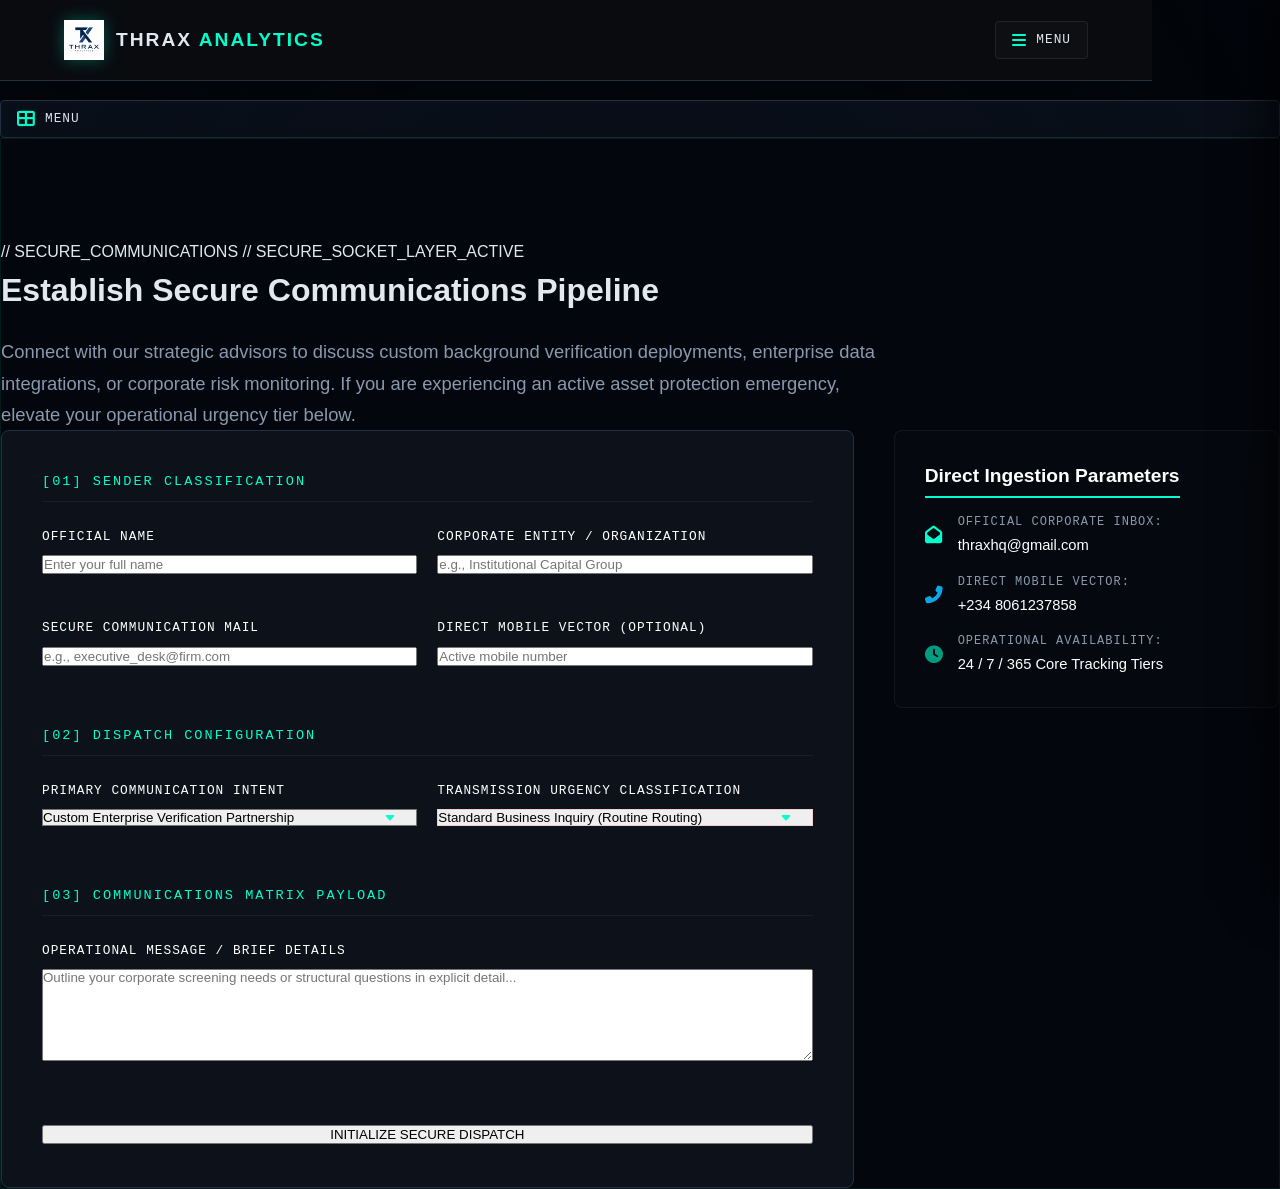
<file: automation.html>
<!DOCTYPE html>
<html lang="en">
<head>
    <meta charset="UTF-8">
    <meta name="viewport" content="width=device-width, initial-scale=1.0">
    <title>THRAX | Secure Communications Terminal</title>
    <link rel="stylesheet" href="https://cdnjs.cloudflare.com/ajax/libs/font-awesome/6.4.0/css/all.min.css">
    <link rel="stylesheet" href="style.css">
</head>
<body class="cyber-theme">

    <!-- Sticky Navigation Header -->
   <header class="main-header sticky-header">
        <div class="logo-container">
            <img src="thrax-logo.png" alt="THRAX ANALYTICS Logo" class="brand-logo-img">
            <span class="brand-name">THRAX <span class="accent-text">ANALYTICS</span></span>
        </div>
        
       <!-- Side Panel Trigger Button -->
       <!-- ==========================================================================
   HEADER NAVIGATION LAYER
   ========================================================================== -->
<div class="side-panel-trigger" id="panel-trigger-btn">
    <i class="fas fa-bars" id="panel-trigger-icon"></i>
    <span class="control-label">MENU</span>
</div>
    </header>

    <div class="thrax-side-drawer" id="global-side-drawer">
        <div class="drawer-close-btn" id="panel-close-btn">
            <i class="fas fa-times"></i>
        </div>
        
        <nav class="drawer-navigation-links">
            <div class="drawer-meta-label">// NAVIGATION TERMINAL</div>
            <a href="index.html">Command Center</a>
            <a href="analytics.html">Services</a>
            <a href="architecture.html">FAQs</a>
            <a href="automation.html">Contact Us</a>
        </nav>
    </div>
    
    <div class="drawer-overlay-shield" id="global-drawer-overlay"></div>
        
        <div class="nav-matrix-control" onclick="toggleNavMatrix()">
            <i class="fas fa-th-large" id="menu-icon"></i>
            <span class="control-label">MENU</span>
        </div>

        <nav class="nav-links" id="nav-links-container">
            <a href="index.html">Command Center</a>
            <a href="analytics.html">Services</a>
            <a href="architecture.html">FAQs</a>
            <a href="automation.html" class="active-node">Contact Us</a>
        </nav>
    </header>

    <!-- Main Workspace -->
    <main class="module-content">
        
        <div class="page-title-section">
            <p class="system-status">// SECURE_COMMUNICATIONS // SECURE_SOCKET_LAYER_ACTIVE</p>
            <h1>Establish Secure Communications Pipeline</h1>
            <div class="accent-bar"></div>
            <p class="services-manifesto">
                Connect with our strategic advisors to discuss custom background verification deployments, enterprise data integrations, or corporate risk monitoring. If you are experiencing an active asset protection emergency, elevate your operational urgency tier below.
            </p>
        </div>

        <div class="consultation-split-layout">
            
            <!-- LEFT COLUMN: The Secure Communications Form -->
            <div class="form-workspace-card">
                <form class="corporate-intake-form contact-intake-form" action="https://api.web3forms.com/submit" method="POST">
                    
                    <!-- Secure Token Linking to Your Official Business Mail -->
                    <input type="hidden" name="access_key" value="bf152ce1-2529-464a-8af9-464a8a192529">
                    <input type="hidden" name="subject" value="NEW SYSTEM TRANSMISSION: Contact Terminal Message Linked">

                    <div class="form-section-title">[01] SENDER CLASSIFICATION</div>
                    <div class="form-row">
                        <div class="form-group">
                            <label>Official Name</label>
                            <input type="text" name="sender_fullname" placeholder="Enter your full name" required class="form-input">
                        </div>
                        <div class="form-group">
                            <label>Corporate Entity / Organization</label>
                            <input type="text" name="sender_organization" placeholder="e.g., Institutional Capital Group" required class="form-input">
                        </div>
                    </div>

                    <div class="form-row">
                        <div class="form-group">
                            <label>Secure Communication Mail</label>
                            <input type="email" name="sender_email" placeholder="e.g., executive_desk@firm.com" required class="form-input">
                        </div>
                        <div class="form-group">
                            <label>Direct Mobile Vector (Optional)</label>
                            <input type="tel" name="sender_phone" placeholder="Active mobile number" class="form-input">
                        </div>
                    </div>

                    <div class="form-section-title">[02] DISPATCH CONFIGURATION</div>
                    <div class="form-row">
                        <div class="form-group">
                            <label>Primary Communication Intent</label>
                            <select name="communication_intent" class="form-input custom-select">
                                <option value="Enterprise Integration">Custom Enterprise Verification Partnership</option>
                                <option value="Bespoke Asset Scopes">Bespoke Investigation Project Scope</option>
                                <option value="Platform Assistance">System Architecture / Platform Assistance</option>
                                <option value="General Corporate Inquiry">General Corporate Intelligence Inquiry</option>
                            </select>
                        </div>
                        <div class="form-group">
                            <label>Transmission Urgency Classification</label>
                            <select name="transmission_urgency" class="form-input custom-select alert-select">
                                <option value="Standard Business Inquiry">Standard Business Inquiry (Routine Routing)</option>
                                <option value="Priority Advisory Matrix">Priority Advisory (Escalated Review)</option>
                                <option value="Critical Asset Protection Vulnerability">Critical Protection (Immediate Intel Triage Required)</option>
                            </select>
                        </div>
                    </div>

                    <div class="form-section-title">[03] COMMUNICATIONS MATRIX PAYLOAD</div>
                    <div class="form-group">
                        <label>Operational Message / Brief Details</label>
                        <textarea name="transmission_message_payload" placeholder="Outline your corporate screening needs or structural questions in explicit detail..." rows="6" required class="form-textarea"></textarea>
                    </div>

                    <button type="submit" class="submit-btn corporate-submit contact-submit">INITIALIZE SECURE DISPATCH</button>
                </form>
            </div>

            <!-- RIGHT COLUMN: Regional Coordinates & Verified Operational Vectors -->
            <!-- RIGHT COLUMN: Verified Operational Vectors Only -->
            <div class="workflow-sidepanel">
                <div class="timeline-container-card" style="border-color: rgba(255, 255, 255, 0.05); background: rgba(255, 255, 255, 0.01);">
                    <h3>Direct Ingestion Parameters</h3>
                    <div class="contact-vector-link">
                        <i class="fas fa-envelope-open" style="color: var(--accent-neon);"></i>
                        <div>
                            <span>Official Corporate Inbox:</span>
                            <p>thraxhq@gmail.com</p>
                        </div>
                    </div>
                    <div class="contact-vector-link" style="margin-top: 15px;">
                        <i class="fas fa-phone-alt" style="color: #0ea5e9;"></i>
                        <div>
                            <span>Direct Mobile Vector:</span>
                            <p>+234 8061237858</p>
                        </div>
                    </div>
                    <div class="contact-vector-link" style="margin-top: 15px;">
                        <i class="fas fa-clock" style="color: var(--accent-neon); opacity: 0.6;"></i>
                        <div>
                            <span>Operational Availability:</span>
                            <p>24 / 7 / 365 Core Tracking Tiers</p>
                        </div>
                    </div>
                </div>
            </div>

        </div>

    </main>

    <!-- Interactive Messaging Success Pop-up -->
    <div id="intel-success-popup" class="intel-popup-shield">
        <div class="intel-popup-box">
            <div class="popup-icon"><i class="fas fa-envelope-circle-check" style="color: var(--accent-neon);"></i></div>
            <h3>TRANSMISSION SECURED</h3>
            <p>Your secure message payload has bypassed external network buffers and successfully hit our operations desk. A case analyst will establish an encrypted reply link shortly.</p>
            <div class="popup-loading-bar"></div>
        </div>
    </div>

    <script src="app.js"></script>
</body>
</html>
</file>
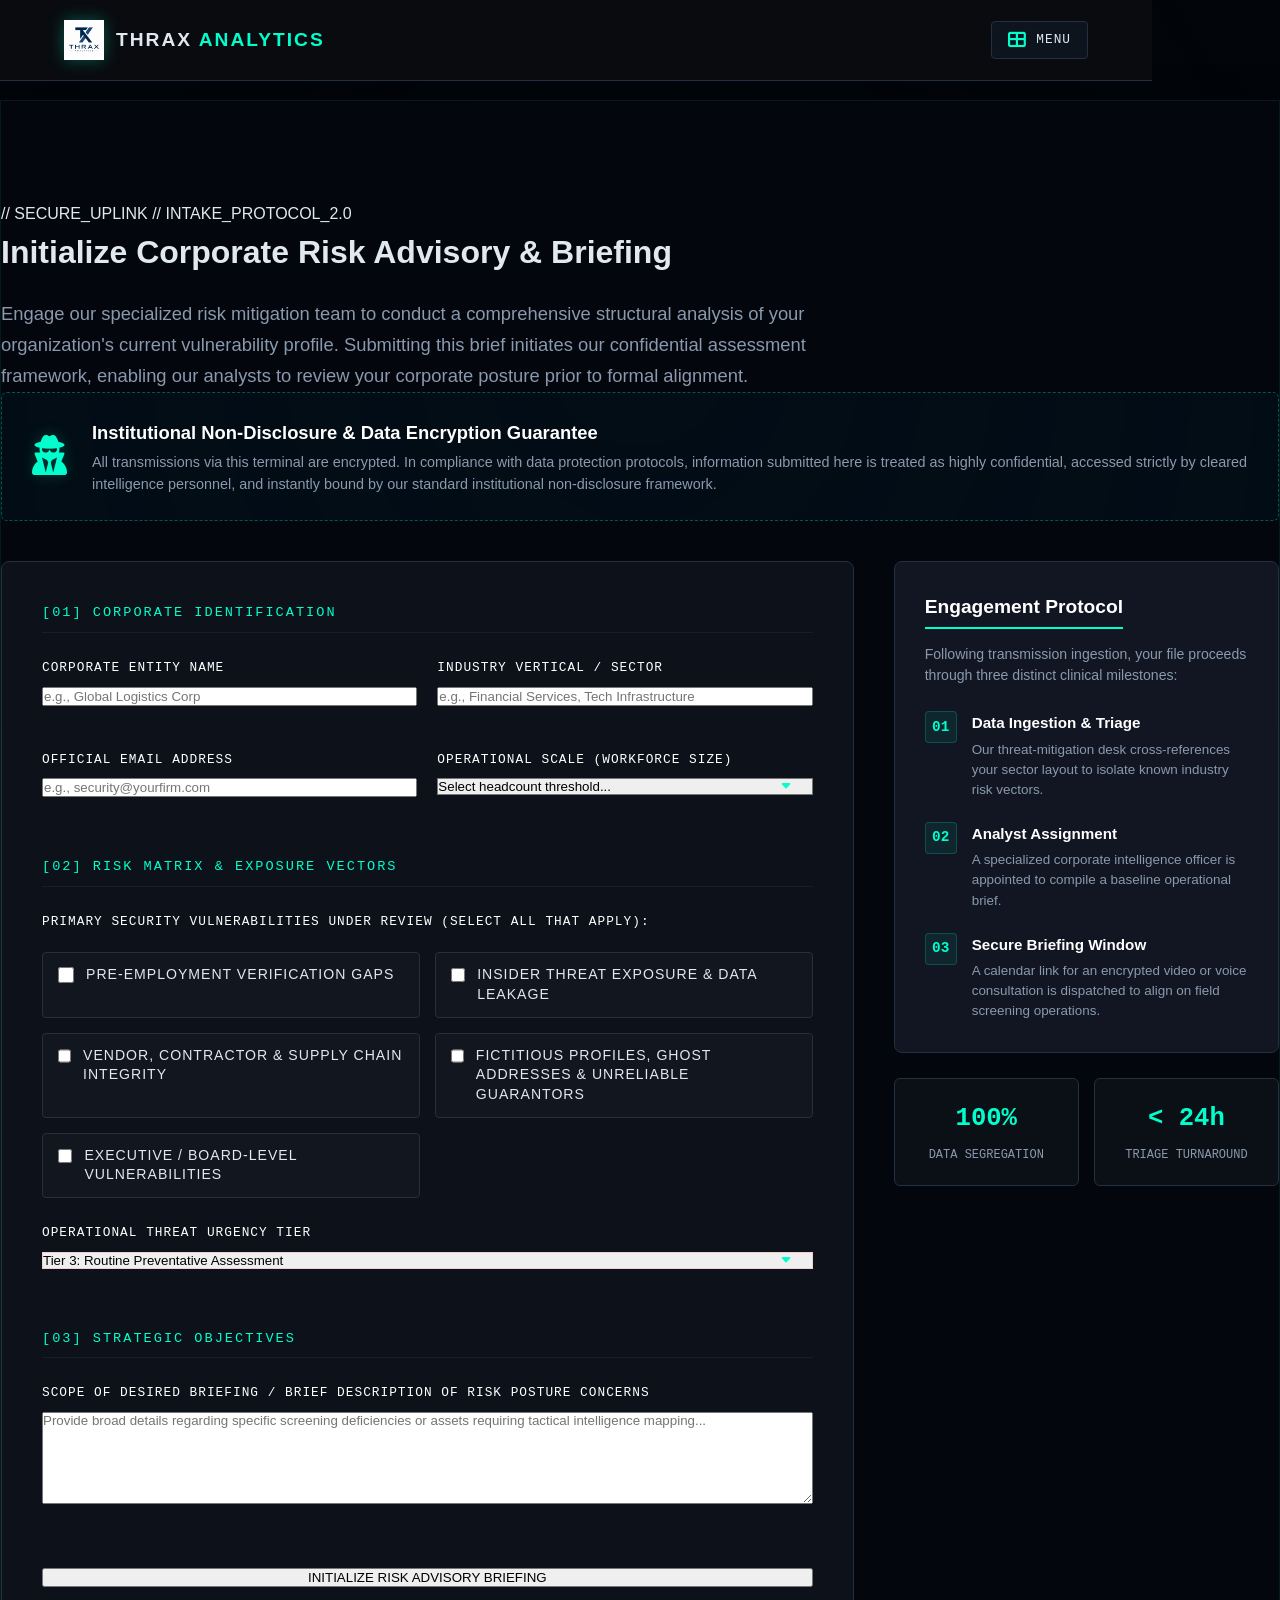
<file: consultation.html>
<!DOCTYPE html>
<html lang="en">
<head>
    <meta charset="UTF-8">
    <meta name="viewport" content="width=device-width, initial-scale=1.0">
    <title>THRAX | Enterprise Risk Briefing</title>
    <link rel="stylesheet" href="https://cdnjs.cloudflare.com/ajax/libs/font-awesome/6.4.0/css/all.min.css">
    <link rel="stylesheet" href="style.css">
</head>
<body class="cyber-theme">

    <!-- Sticky Navigation Header -->
    <header class="main-header sticky-header">
        <div class="logo-container">
            <img src="thrax-logo.png" alt="THRAX ANALYTICS Logo" class="brand-logo-img">
            <span class="brand-name">THRAX <span class="accent-text">ANALYTICS</span></span>
        </div>
        
        <div class="nav-matrix-control" onclick="toggleNavMatrix()">
            <i class="fas fa-th-large" id="menu-icon"></i>
            <span class="control-label">MENU</span>
        </div>

        <nav class="nav-links" id="nav-links-container">
            <a href="index.html">Command Center</a>
            <a href="analytics.html">Services</a>
            <a href="architecture.html">FAQs</a>
            <a href="automation.html">Contact Us</a>
        </nav>
    </header>

    <!-- Main Workspace -->
    <main class="module-content">
        
        <div class="page-title-section">
            <p class="system-status">// SECURE_UPLINK // INTAKE_PROTOCOL_2.0</p>
            <h1>Initialize Corporate Risk Advisory & Briefing</h1>
            <div class="accent-bar"></div>
            <p class="services-manifesto">
                Engage our specialized risk mitigation team to conduct a comprehensive structural analysis of your organization's current vulnerability profile. Submitting this brief initiates our confidential assessment framework, enabling our analysts to review your corporate posture prior to formal alignment.
            </p>
        </div>

        <!-- Confidentiality Assurance Block -->
        <div class="confidentiality-shield-box">
            <div class="shield-icon"><i class="fas fa-user-secret"></i></div>
            <div class="shield-text">
                <h3>Institutional Non-Disclosure & Data Encryption Guarantee</h3>
                <p>All transmissions via this terminal are encrypted. In compliance with data protection protocols, information submitted here is treated as highly confidential, accessed strictly by cleared intelligence personnel, and instantly bound by our standard institutional non-disclosure framework.</p>
            </div>
        </div>

        <div class="consultation-split-layout">
            
            <!-- LEFT COLUMN: The Sophisticated Intake Form -->
            <div class="form-workspace-card">
                <form class="corporate-intake-form" action="https://api.web3forms.com/submit" method="post">
                    <input type="hidden" name="access_key" value="bf152ce1-2529-464a-8a19-a536b15a4740">
                    
                    <div class="form-section-title">[01] CORPORATE IDENTIFICATION</div>
                    <div class="form-row">
                        <div class="form-group">
                            <label>Corporate Entity Name</label>
                            <input type="text" placeholder="e.g., Global Logistics Corp" required class="form-input">
                        </div>
                        <div class="form-group">
                            <label>Industry Vertical / Sector</label>
                            <input type="text" placeholder="e.g., Financial Services, Tech Infrastructure" required class="form-input">
                        </div>
                    </div>

                    <div class="form-row">
                        <div class="form-group">
                            <label>Official Email Address</label>
                            <input type="email" placeholder="e.g., security@yourfirm.com" required class="form-input">
                        </div>
                        <div class="form-group">
                            <label>Operational Scale (Workforce Size)</label>
                            <select class="form-input custom-select">
                                <option value="" disabled selected>Select headcount threshold...</option>
                                <option value="small">1 – 50 Personnel (Emerging Enterprise)</option>
                                <option value="medium">51 – 250 Personnel (Mid-Market Institutional)</option>
                                <option value="large">251 – 1,000 Personnel (Large-Scale Enterprise)</option>
                                <option value="enterprise">1,000+ Personnel (Global / Conglomerate Matrix)</option>
                            </select>
                        </div>
                    </div>

                    <div class="form-section-title">[02] RISK MATRIX & EXPOSURE VECTORS</div>
                    <div class="form-group">
                        <label style="margin-bottom: 12px; display: block;">Primary Security Vulnerabilities Under Review (Select all that apply):</label>
                        <div class="checkbox-matrix-grid">
                            <label class="matrix-checkbox-label">
                                <input type="checkbox"> <span>Pre-Employment Verification Gaps</span>
                            </label>
                            <label class="matrix-checkbox-label">
                                <input type="checkbox"> <span>Insider Threat Exposure & Data Leakage</span>
                            </label>
                            <label class="matrix-checkbox-label">
                                <input type="checkbox"> <span>Vendor, Contractor & Supply Chain Integrity</span>
                            </label>
                            <label class="matrix-checkbox-label">
                                <input type="checkbox"> <span>Fictitious Profiles, Ghost Addresses & Unreliable Guarantors</span>
                            </label>
                            <label class="matrix-checkbox-label">
                                <input type="checkbox"> <span>Executive / Board-Level Vulnerabilities</span>
                            </label>
                        </div>
                    </div>

                    <div class="form-row" style="margin-top: 25px;">
                        <div class="form-group">
                            <label>Operational Threat Urgency Tier</label>
                            <select class="form-input custom-select alert-select">
                                <option value="routine">Tier 3: Routine Preventative Assessment</option>
                                <option value="elevated">Tier 2: Elevated Exposure Monitoring</option>
                                <option value="critical">Tier 1: Immediate/Active Asset Protection Concern</option>
                            </select>
                        </div>
                    </div>

                    <div class="form-section-title">[03] STRATEGIC OBJECTIVES</div>
                    <div class="form-group">
                        <label>Scope of Desired Briefing / Brief Description of Risk Posture Concerns</label>
                        <textarea placeholder="Provide broad details regarding specific screening deficiencies or assets requiring tactical intelligence mapping..." rows="6" class="form-textarea"></textarea>
                    </div>

                    <button type="submit" class="submit-btn corporate-submit">INITIALIZE RISK ADVISORY BRIEFING</button>
                </form>
            </div>

            <!-- RIGHT COLUMN: Workflow & Validation Sidepanel -->
            <div class="workflow-sidepanel">
                <div class="timeline-container-card">
                    <h3>Engagement Protocol</h3>
                    <p class="sidepanel-desc">Following transmission ingestion, your file proceeds through three distinct clinical milestones:</p>
                    
                    <div class="protocol-step">
                        <div class="step-num">01</div>
                        <div class="step-details">
                            <h4>Data Ingestion & Triage</h4>
                            <p>Our threat-mitigation desk cross-references your sector layout to isolate known industry risk vectors.</p>
                        </div>
                    </div>

                    <div class="protocol-step">
                        <div class="step-num">02</div>
                        <div class="step-details">
                            <h4>Analyst Assignment</h4>
                            <p>A specialized corporate intelligence officer is appointed to compile a baseline operational brief.</p>
                        </div>
                    </div>

                    <div class="protocol-step">
                        <div class="step-num">03</div>
                        <div class="step-details">
                            <h4>Secure Briefing Window</h4>
                            <p>A calendar link for an encrypted video or voice consultation is dispatched to align on field screening operations.</p>
                        </div>
                    </div>
                </div>

                <div class="quick-stat-box">
                    <div class="stat-node">
                        <span class="stat-val">100%</span>
                        <span class="stat-lbl">Data Segregation</span>
                    </div>
                    <div class="stat-node">
                        <span class="stat-val">&lt; 24h</span>
                        <span class="stat-lbl">Triage Turnaround</span>
                    </div>
                </div>
            </div>

        </div>

    </main>

    <script src="app.js"></script>
</body>
</html>
<!-- Secure Status Confirmation Overlay -->
    <div id="intel-success-popup" class="intel-popup-shield">
        <div class="intel-popup-box">
            <div class="popup-icon"><i class="fas fa-shield-check" style="color: #00ffcc;"></i></div>
            <h3>TRANSMISSION SUCCESSFUL</h3>
            <p>Corporate risk parameters ingested securely. A specialized intelligence analyst will review your profile and contact you within 24 operational hours.</p>
            <div class="popup-loading-bar"></div>
        </div>
    </div>
</file>
<file: style.css>
/* ==========================================================================
   THRAX GLOBAL CORE | Live Ambient Watermark Stream Engine (Option A)
   ========================================================================== */

body, .cyber-theme {
    margin: 0;
    padding: 0;
    background-color: #02050a !important; /* Extremely deep tech black-blue */
    color: #ffffff;
    position: relative;
    min-height: 100vh;
    overflow-x: hidden;
}

/* Layer 1: The Moving Cyan Matrix Watermark Image */
body::before, .cyber-theme::before {
    content: '';
    position: fixed; /* Locked to viewport while scrolling */
    top: -50%; /* Extended boundary track to prevent white space clips during movement */
    left: 0;
    width: 100vw;
    height: 200vh;
    z-index: -2; /* Safely layered underneath all layout containers */
    pointer-events: none;
    
    /* Live Production Cyan Matrix Stream Link Assets */
    background-image: url('https://images.unsplash.com/photo-1526374965328-7f61d4dc18c5?q=80&w=1000&auto=format&fit=crop');
    background-size: cover;
    background-position: center top;
    background-repeat: repeat-y; /* Multiplies cleanly down the vertical track */
    
    /* High-contrast faded layout setting - keeps text completely legible */
    opacity: 0.035; 
    filter: saturate(0.8) contrast(1.3) brightness(0.9);
    
    /* Drives the infinite downward waterfall motion cascade */
    animation: matrixWaterfallLoop 50s linear infinite;
}

/* Layer 2: Protective Vignette Shroud (Smoothly dims edges so panels pop) */
body::after, .cyber-theme::after {
    content: '';
    position: fixed;
    top: 0;
    left: 0;
    width: 100vw;
    height: 100vh;
    z-index: -1;
    pointer-events: none;
    background: radial-gradient(circle at 50% 40%, transparent 10%, #02050a 90%);
}

/* Infinite Vertical Translation Keyframes */
@keyframes matrixWaterfallLoop {
    0% {
        transform: translateY(0);
    }
    100% {
        transform: translateY(50vh); /* Seamless continuous drop cascade */
    }
}

/* Upgraded Glass-panel styling to let the data cascade peek through cards cleanly */
main, .module-content, .console-card, .form-container, .card, .profile-summary-box {
    background: rgba(4, 8, 15, 0.78) !important;
    backdrop-filter: blur(16px) !important;
    -webkit-backdrop-filter: blur(16px) !important;
    border: 1px solid rgba(0, 255, 204, 0.08) !important;
    box-shadow: 0 10px 30px rgba(0, 0, 0, 0.5) !important;
}


/* Global Variables & Reset */
:root {
    --bg-main: #0a0b0d;
    --bg-surface: #12141c;
    --accent-blue: #2563eb;
    --accent-glow: #3b82f6;
    --text-primary: #f3f4f6;
    --text-secondary: #9ca3af;
    --border-color: #1e293b;
}

* {
    margin: 0;
    padding: 0;
    box-sizing: border-box;
    scroll-behavior: smooth;
    font-family: -apple-system, BlinkMacSystemFont, 'Segoe UI', Roboto, sans-serif;
}

body {
    background-color: var(--bg-main);
    color: var(--text-primary);
    line-height: 1.6;
}

/* Header & Navigation (Flexbox) */
header {
    position: fixed;
    top: 0;
    width: 100%;
    background-color: rgba(10, 11, 13, 0.8);
    backdrop-filter: blur(12px);
    border-bottom: 1px solid var(--border-color);
    z-index: 1000;
}

.navbar {
    display: flex;
    justify-content: space-between;
    align-items: center;
    max-width: 1200px;
    margin: 0 auto;
    padding: 1.2rem 2rem;
}

.logo {
    font-size: 1.5rem;
    font-weight: 700;
    letter-spacing: -0.5px;
}

.logo span {
    color: var(--accent-glow);
}

.nav-links {
    display: flex;
    align-items: center;
    list-style: none;
    gap: 2rem;
}

.nav-links a {
    color: var(--text-secondary);
    text-decoration: none;
    font-size: 0.95rem;
    transition: color 0.2s ease;
}

.nav-links a:hover {
    color: var(--text-primary);
}

.nav-links .nav-cta {
    background-color: var(--accent-blue);
    color: white;
    padding: 0.5rem 1.2rem;
    border-radius: 6px;
    transition: background 0.2s;
}

/* Hero Section */
.hero {
    display: flex;
    align-items: center;
    justify-content: center;
    min-height: 100vh;
    padding: 0 2rem;
    text-align: center;
    background: radial-gradient(circle at 50% 30%, #1e293b 0%, var(--bg-main) 70%);
}

.hero-content {
    max-width: 800px;
    margin-top: 4rem;
}

.hero h1 {
    font-size: 3.5rem;
    font-weight: 800;
    letter-spacing: -1px;
    margin-bottom: 1.5rem;
    line-height: 1.2;
}

.hero p {
    font-size: 1.2rem;
    color: var(--text-secondary);
    margin-bottom: 2.5rem;
}

/* Telemetry Status Indicator */
.status-indicator {
    display: inline-flex;
    align-items: center;
    gap: 0.75rem;
    background-color: rgba(30, 41, 59, 0.5);
    border: 1px solid var(--border-color);
    padding: 0.5rem 1rem;
    border-radius: 20px;
    margin-bottom: 1.5rem;
    font-family: monospace;
    font-size: 0.85rem;
    color: var(--text-secondary);
}

.status-dot {
    width: 8px;
    height: 8px;
    background-color: #f59e0b; /* Initializing Amber */
    border-radius: 50%;
    box-shadow: 0 0 8px #f59e0b;
    transition: all 0.5s ease;
}

/* Buttons */
.hero-buttons {
    display: flex;
    justify-content: center;
    gap: 1rem;
}

.btn {
    display: inline-block;
    padding: 0.8rem 2rem;
    border-radius: 8px;
    font-weight: 600;
    text-decoration: none;
    transition: all 0.2s ease;
}

.btn-primary {
    background-color: var(--accent-blue);
    color: white;
}

.btn-primary:hover {
    background-color: var(--accent-glow);
    transform: translateY(-2px);
}

.btn-secondary {
    border: 1px solid var(--border-color);
    color: var(--text-primary);
}

.btn-secondary:hover {
    background-color: var(--border-color);
    transform: translateY(-2px);
}

/* Services Grid Section */
.services-container {
    max-width: 1200px;
    margin: 0 auto;
    padding: 6rem 2rem;
}

.section-title {
    font-size: 2rem;
    text-align: center;
    margin-bottom: 3rem;
}

.services-grid {
    display: grid;
    grid-template-columns: repeat(auto-fit, minmax(300px, 1fr));
    gap: 2rem;
}

.service-card {
    background-color: var(--bg-surface);
    border: 1px solid var(--border-color);
    padding: 2.5rem;
    border-radius: 12px;
    transition: transform 0.3s ease, border-color 0.3s ease;
}

.service-card:hover {
    transform: translateY(-5px);
    border-color: var(--accent-glow);
}

.card-icon {
    font-size: 2rem;
    margin-bottom: 1rem;
}

.service-card h3 {
    font-size: 1.3rem;
    margin-bottom: 0.75rem;
}

.service-card p {
    color: var(--text-secondary);
    font-size: 0.95rem;
}

/* Footer & Connection Setup */
footer {
    background-color: var(--bg-surface);
    border-top: 1px solid var(--border-color);
    padding: 5rem 2rem;
    text-align: center;
}

.footer-content h2 {
    font-size: 2.5rem;
    margin-bottom: 1rem;
}

.footer-content p {
    color: var(--text-secondary);
    margin-bottom: 2rem;
}

.footer-content .btn {
    margin-bottom: 3rem;
}

.copyright {
    font-size: 0.85rem;
    color: #4b5563;
}

@media (max-width: 768px) {
    .hero h1 { font-size: 2.5rem; }
    .hero-buttons { flex-direction: column; }
    .nav-links { display: none; }
}
/* Multi-page Module Layouts */
.module-page {
    max-width: 800px;
    margin: 0 auto;
    padding: 10rem 2rem 5rem 2rem;
}

.module-hero {
    margin-bottom: 4rem;
}

.module-tag {
    font-family: monospace;
    color: var(--accent-glow);
    font-size: 0.9rem;
    letter-spacing: 1px;
    display: inline-block;
    margin-bottom: 1rem;
}

.module-lead {
    font-size: 1.25rem;
    color: var(--text-secondary);
    margin-top: 1rem;
}

.detail-block {
    background-color: var(--bg-surface);
    border: 1px solid var(--border-color);
    padding: 2.5rem;
    border-radius: 12px;
    margin-bottom: 2rem;
}

.detail-block h2 {
    margin-bottom: 1rem;
    font-size: 1.5rem;
    color: var(--text-primary);
}

/* Card Link Styling */
.card-link {
    display: inline-block;
    margin-top: 1.5rem;
    color: var(--accent-glow);
    text-decoration: none;
    font-weight: 600;
    font-size: 0.9rem;
    transition: transform 0.2s;
}

.card-link:hover {
    transform: translateX(5px);
}

/* Pipeline Navigation Alignment */
.pipeline-navigation {
    display: flex;
    justify-content: space-between;
    align-items: center;
    gap: 1rem;
    margin-top: 4rem;
}

@media (max-width: 600px) {
    .pipeline-navigation {
        flex-direction: column-reverse;
        gap: 1rem;
    }
    .pipeline-navigation .btn {
        width: 100%;
        text-align: center;
    }
}
/* Interactive Console Form Styling */
.console-form {
    max-width: 650px;
    margin: 3rem auto 4rem auto;
    text-align: left;
    background-color: var(--bg-main);
    border: 1px solid var(--border-color);
    padding: 2.5rem;
    border-radius: 12px;
}

.form-row {
    display: flex;
    gap: 1.5rem;
}

.form-group {
    display: flex;
    flex-direction: column;
    margin-bottom: 1.5rem;
    width: 100%;
}

.console-form label {
    font-family: monospace;
    font-size: 0.85rem;
    color: var(--accent-glow);
    margin-bottom: 0.5rem;
    text-transform: uppercase;
    letter-spacing: 0.5px;
}

.console-form input,
.console-form select,
.console-form textarea {
    background-color: var(--bg-surface);
    border: 1px solid var(--border-color);
    color: var(--text-primary);
    padding: 0.8rem 1rem;
    border-radius: 6px;
    font-size: 0.95rem;
    transition: all 0.2s ease;
    outline: none;
}

.console-form input:focus,
.console-form select:focus,
.console-form textarea:focus {
    border-color: var(--accent-glow);
    box-shadow: 0 0 8px rgba(59, 130, 246, 0.2);
}

.console-form select {
    cursor: pointer;
    appearance: none; /* Removes native browser arrow to let custom background flow */
}

.form-submit-btn {
    width: 100%;
    border: none;
    cursor: pointer;
    font-family: monospace;
    letter-spacing: 1px;
    text-transform: uppercase;
    padding: 1rem;
    margin-top: 1rem;
}

@media (max-width: 600px) {
    .form-row {
        flex-direction: column;
        gap: 0;
    }
}
/* Core Dark Web System Design */
:root {
    --bg-deep: #0a0c10;
    --bg-surface: #12161f;
    --accent-neon: #00ffcc;
    --accent-glow: rgba(0, 255, 204, 0.2);
    --text-primary: #e2e8f0;
    --text-muted: #8a99ad;
    --border-color: #242f41;
}

body.cyber-theme {
    background-color: var(--bg-deep);
    color: var(--text-primary);
    font-family: 'Segoe UI', Tahoma, Geneva, Verdana, sans-serif;
    margin: 0;
    padding: 0;
    overflow-x: hidden;
}

/* Header & Logo styling */
.main-header {
    display: flex;
    justify-content: space-between;
    align-items: center;
    padding: 20px 5%;
    background-color: rgba(10, 12, 16, 0.95);
    border-bottom: 1px solid var(--border-color);
    position: fixed;
    width: 90%;
    top: 0;
    z-index: 1000;
    backdrop-filter: blur(10px);
}

.logo-container {
    display: flex;
    align-items: center;
    gap: 12px;
}

.cyber-logo {
    width: 28px;
    height: 28px;
    background: linear-gradient(135deg, var(--accent-neon), #0066ff);
    clip-path: polygon(50% 0%, 100% 25%, 100% 75%, 50% 100%, 0% 75%, 0% 25%);
    box-shadow: 0 0 10px var(--accent-glow);
}

.brand-name {
    font-size: 1.2rem;
    font-weight: 800;
    letter-spacing: 2px;
}

.accent-text { color: var(--accent-neon); }

.nav-links a {
    color: var(--text-muted);
    text-decoration: none;
    margin-left: 20px;
    font-size: 0.9rem;
    font-weight: 600;
    transition: color 0.3s;
}

.nav-links a.active, .nav-links a:hover {
    color: var(--accent-neon);
}

/* Hero Section */
.hero-section {
    padding: 180px 10% 100px 10%;
    background: radial-gradient(circle at 80% 20%, rgba(0, 255, 204, 0.05), transparent 50%);
}

.sub-codename {
    font-size: 0.85rem;
    color: var(--accent-neon);
    letter-spacing: 4px;
    margin-bottom: 10px;
}

.main-tagline {
    font-size: 3.5rem;
    font-weight: 900;
    line-height: 1.2;
    margin: 0 0 30px 0;
}

.highlight-glow {
    color: #fff;
    text-shadow: 0 0 20px var(--accent-glow);
}

.mission-statement-box {
    background-color: var(--bg-surface);
    border-left: 4px solid var(--accent-neon);
    padding: 25px;
    max-width: 700px;
    border-radius: 0 8px 8px 0;
    box-shadow: 0 10px 30px rgba(0,0,0,0.5);
}

.mission-statement-box h3 {
    margin-top: 0;
    color: #fff;
    font-size: 1.25rem;
}

.mission-statement-box p {
    color: var(--text-muted);
    line-height: 1.6;
    margin-bottom: 0;
}

/* Moving/Lively Elements: Scan lines on Cards */
.challenge-section, .approach-section {
    padding: 80px 10%;
    border-bottom: 1px solid var(--border-color);
}

.section-header h2 {
    font-size: 1.8rem;
    margin: 5px 0 20px 0;
}

.index-num {
    font-size: 0.85rem;
    color: var(--accent-neon);
    font-family: monospace;
}

.cyber-divider {
    width: 60px;
    height: 2px;
    background-color: var(--accent-neon);
}

.section-intro {
    color: var(--text-muted);
    max-width: 800px;
    margin-bottom: 40px;
    font-size: 1.1rem;
}

.vulnerability-grid {
    display: flex;
    gap: 25px;
    flex-wrap: wrap;
}

.vulnerability-card {
    background-color: var(--bg-surface);
    border: 1px solid var(--border-color);
    padding: 30px;
    flex: 1;
    min-width: 250px;
    border-radius: 6px;
    position: relative;
    overflow: hidden;
    transition: transform 0.3s, border-color 0.3s;
}

.vulnerability-card:hover {
    transform: translateY(-5px);
    border-color: var(--accent-neon);
}

/* Moving Picture/Scan Line Effect */
.scan-line {
    position: absolute;
    top: -100%;
    left: 0;
    width: 100%;
    height: 4px;
    background: linear-gradient(90deg, transparent, var(--accent-neon), transparent);
    animation: scanAnimation 4s linear infinite;
    opacity: 0.5;
}

@keyframes scanAnimation {
    0% { top: -10%; }
    50% { top: 110%; }
    100% { top: -10%; }
}

.card-icon {
    font-size: 2rem;
    color: var(--accent-neon);
    margin-bottom: 15px;
}

/* HUD System Display Matrix */
.bcs-hud {
    display: flex;
    align-items: center;
    gap: 40px;
    background: rgba(18, 22, 31, 0.5);
    padding: 30px;
    border-radius: 12px;
    border: 1px dashed var(--border-color);
    margin-bottom: 40px;
}

.bcs-score-display {
    position: relative;
    width: 120px;
    height: 120px;
    border: 3px double var(--accent-neon);
    border-radius: 50%;
    display: flex;
    flex-direction: column;
    justify-content: center;
    align-items: center;
    box-shadow: 0 0 15px var(--accent-glow);
}

.score-value {
    font-size: 1.8rem;
    font-weight: 900;
    letter-spacing: 1px;
}

.score-label {
    font-size: 0.6rem;
    color: var(--text-muted);
}

.score-sub {
    font-size: 0.5rem;
    text-align: center;
    max-width: 80px;
}

.vector-matrix {
    display: grid;
    grid-template-columns: 1fr 1fr;
    gap: 25px;
}

.vector-row {
    background-color: var(--bg-surface);
    padding: 25px;
    border-radius: 6px;
    border: 1px solid var(--border-color);
}

.vector-meta {
    display: flex;
    align-items: center;
    gap: 15px;
    margin-bottom: 10px;
}

.vector-meta h3 {
    margin: 0;
    font-size: 1.1rem;
}

.vector-icon {
    color: var(--accent-neon);
    font-size: 1.2rem;
}

/* Finalizing Footer Terminals */
.terminal-footer {
    background-color: var(--bg-surface);
    padding: 60px 10% 20px 10%;
    border-top: 1px solid var(--border-color);
    text-align: center;
}

.footer-cta h2 {
    font-size: 2rem;
    margin-bottom: 10px;
}

.footer-cta p {
    color: var(--text-muted);
    margin-bottom: 30px;
}

.btn-primary {
    background: transparent;
    border: 2px solid var(--accent-neon);
    color: var(--accent-neon);
    padding: 14px 30px;
    font-weight: 700;
    font-size: 1rem;
    letter-spacing: 1px;
    cursor: pointer;
    border-radius: 4px;
    text-transform: uppercase;
    box-shadow: 0 0 15px var(--accent-glow);
    transition: all 0.3s;
}

.btn-primary:hover {
    background: var(--accent-neon);
    color: var(--bg-deep);
    box-shadow: 0 0 25px var(--accent-neon);
}

.system-status-indicator {
    margin-top: 20px;
    font-size: 0.8rem;
    font-family: monospace;
    color: var(--text-muted);
}

.status-pulse {
    display: inline-block;
    width: 8px;
    height: 8px;
    background-color: var(--accent-neon);
    border-radius: 50%;
    margin-right: 6px;
    box-shadow: 0 0 8px var(--accent-neon);
    animation: pulse 1.5s infinite;
}

@keyframes pulse {
    0% { opacity: 0.4; }
    50% { opacity: 1; }
    100% { opacity: 0.4; }
}

.footer-bottom {
    margin-top: 50px;
    border-top: 1px solid #1f2836;
    padding-top: 20px;
    font-size: 0.8rem;
    color: var(--text-muted);
}
/* Brand Logo Scaling Configuration */
img.brand-logo-img {
    height: 40px !important;
    width: auto !important;
    max-height: 40px !important;
    object-fit: contain !important;
    display: inline-block !important;
    filter: drop-shadow(0 0 8px rgba(0, 255, 204, 0.3));
}

/* Ensure the container doesn't stretch */
.logo-container {
    display: flex;
    align-items: center;
    gap: 12px;
    max-height: 50px;
}
/* Systems Menu Control Interface */
.nav-matrix-control {
    display: flex;
    align-items: center;
    gap: 10px;
    cursor: pointer;
    background: rgba(24, 34, 50, 0.4);
    padding: 8px 16px;
    border: 1px solid var(--border-color);
    border-radius: 4px;
    transition: all 0.3s ease;
}

.nav-matrix-control:hover {
    border-color: var(--accent-neon);
    box-shadow: 0 0 10px var(--accent-glow);
}

.nav-matrix-control i {
    color: var(--accent-neon);
    font-size: 1.1rem;
}

.control-label {
    font-family: monospace;
    font-size: 0.8rem;
    letter-spacing: 1px;
    color: var(--text-primary);
}

/* Initially hide the link container or display it based on activation states */
.nav-links {
    display: none; /* Controlled dynamically by JavaScript */
    position: absolute;
    top: 75px;
    right: 5%;
    background-color: var(--bg-surface);
    border: 1px solid var(--border-color);
    flex-direction: column;
    padding: 15px;
    border-radius: 6px;
    box-shadow: 0 10px 30px rgba(0,0,0,0.7);
    z-index: 1001;
}

/* When active, display links clearly */
.nav-links.matrix-active {
    display: flex !important;
}

.nav-links a {
    margin: 10px 0 !important;
    padding: 5px 15px;
    display: block;
}
/* ==========================================================================
   Thrax Services Grid System & Component Layouts
   ========================================================================== */

.services-manifesto {
    color: var(--text-muted);
    font-size: 1.15rem;
    line-height: 1.7;
    max-width: 900px;
    margin-top: 20px;
}

.services-block {
    margin-top: 60px;
}

.block-header h2 {
    font-size: 2rem;
    color: #fff;
    margin-bottom: 5px;
}

.block-subtitle {
    color: var(--accent-neon);
    font-family: monospace;
    font-size: 0.95rem;
    margin-top: 0;
    margin-bottom: 35px;
}

/* Tier Matrix Columns Layout */
.tier-matrix-grid {
    display: flex;
    gap: 25px;
    flex-wrap: wrap;
    align-items: stretch;
}

.tier-matrix-card {
    background: var(--bg-surface);
    border: 1px solid var(--border-color);
    border-radius: 8px;
    padding: 35px 25px;
    flex: 1;
    min-width: 290px;
    position: relative;
    transition: all 0.3s cubic-bezier(0.165, 0.84, 0.44, 1);
}

.tier-matrix-card:hover {
    transform: translateY(-5px);
    box-shadow: 0 10px 30px rgba(0, 0, 0, 0.6);
}

/* Featured / Accent Border Focus States */
.featured-tier {
    border-color: rgba(0, 255, 204, 0.4);
    background: linear-gradient(180deg, rgba(24, 34, 50, 0.4) 0%, var(--bg-surface) 100%);
}
.high-alert-tier {
    border-color: rgba(255, 74, 74, 0.3);
}

.tier-badge {
    position: absolute;
    top: -12px;
    left: 25px;
    padding: 4px 14px;
    font-family: monospace;
    font-weight: bold;
    font-size: 0.75rem;
    border-radius: 20px;
}
.level-1-badge { background: #1a2c38; color: #80e5ff; border: 1px solid #336688; }
.level-2-badge { background: #0c332b; color: var(--accent-neon); border: 1px solid var(--accent-neon); }
.level-3-badge { background: #3c1414; color: #ff6666; border: 1px solid #aa3333; }

.tier-matrix-card h3 {
    font-size: 1.5rem;
    margin-top: 10px;
    margin-bottom: 15px;
    color: #fff;
}

.tier-deployment {
    font-size: 0.9rem;
    color: var(--text-muted);
    line-height: 1.5;
    min-height: 45px;
}

.vector-divider {
    height: 1px;
    background: var(--border-color);
    margin: 20px 0;
}

.feature-checklist {
    list-style: none;
    padding: 0;
    margin: 0;
}

.feature-checklist li {
    position: relative;
    padding-left: 25px;
    font-size: 0.92rem;
    line-height: 1.6;
    color: var(--text-primary);
    margin-bottom: 18px;
}

.feature-checklist li i {
    position: absolute;
    left: 0;
    top: 3px;
    color: var(--accent-neon);
    font-size: 0.95rem;
}

.high-alert-tier .feature-checklist li i {
    color: #ff5555;
}

.nested-include {
    font-family: monospace;
    color: var(--accent-neon) !important;
    background: rgba(0, 255, 204, 0.05);
    padding: 4px 8px;
    border-radius: 4px;
    font-weight: bold;
}

/* Specialized Services Grid Layout */
.specialized-grid {
    display: grid;
    grid-template-columns: 1fr 1fr;
    gap: 25px;
}
@media (max-width: 850px) { .specialized-grid { grid-template-columns: 1fr; } }

.specialized-card {
    background: rgba(18, 22, 31, 0.6);
    border: 1px dashed var(--border-color);
    border-radius: 8px;
    padding: 35px;
}

.spec-icon {
    font-size: 2rem;
    color: var(--accent-neon);
    margin-bottom: 15px;
}

.specialized-card h3 {
    margin-top: 0;
    color: #fff;
    font-size: 1.3rem;
}

.specialized-card p {
    color: var(--text-muted);
    line-height: 1.6;
}

.sub-specs {
    margin-top: 20px;
    padding-left: 20px;
}

.sub-specs li {
    color: var(--text-primary);
    margin-bottom: 12px;
    line-height: 1.5;
    font-size: 0.92rem;
}

/* The Thrax Advantage Dashboard Block */
.advantage-banner {
    background: #111622;
    border: 1px solid var(--border-color);
    padding: 40px;
    border-radius: 8px;
    margin: 60px 0;
}

.advantage-banner h3 {
    margin-top: 0;
    font-size: 1.5rem;
    color: #fff;
    text-transform: uppercase;
    letter-spacing: 1px;
    border-bottom: 2px solid var(--accent-neon);
    display: inline-block;
    padding-bottom: 5px;
    margin-bottom: 30px;
}

.advantage-grid {
    display: flex;
    gap: 30px;
    flex-wrap: wrap;
}

.adv-node {
    flex: 1;
    min-width: 250px;
    color: var(--text-muted);
    font-size: 0.95rem;
    line-height: 1.6;
}

.adv-node strong {
    color: var(--accent-neon);
    display: block;
    margin-bottom: 5px;
    font-size: 1.05rem;
}

/* Proof of Concept Interactive Terminal */
.poc-terminal-box {
    background: radial-gradient(circle at 0% 0%, rgba(0, 255, 204, 0.08), transparent 60%), #0d111a;
    border: 2px solid var(--accent-neon);
    border-radius: 8px;
    padding: 50px;
    text-align: center;
    box-shadow: 0 0 30px var(--accent-glow);
    margin-bottom: 40px;
}

.poc-badge {
    display: inline-block;
    background: rgba(0, 255, 204, 0.15);
    color: var(--accent-neon);
    padding: 5px 16px;
    font-family: monospace;
    font-weight: bold;
    font-size: 0.8rem;
    letter-spacing: 2px;
    border-radius: 4px;
    margin-bottom: 20px;
}

.poc-terminal-box h2 {
    font-size: 2.2rem;
    color: #fff;
    margin: 0 0 15px 0;
}

.poc-terminal-box p {
    color: var(--text-muted);
    max-width: 750px;
    margin: 0 auto 30px auto;
    font-size: 1.1rem;
    line-height: 1.6;
}

.poc-metrics-strip {
    display: flex;
    justify-content: center;
    gap: 40px;
    margin-bottom: 40px;
    font-family: monospace;
    color: #fff;
    font-size: 1rem;
}

.poc-metric i {
    color: var(--accent-neon);
    margin-right: 8px;
}

.poc-actions-matrix {
    display: flex;
    justify-content: center;
    gap: 20px;
    flex-wrap: wrap;
}

.action-btn {
    text-decoration: none;
    padding: 15px 32px;
    font-weight: bold;
    font-size: 0.95rem;
    border-radius: 4px;
    text-transform: uppercase;
    letter-spacing: 1px;
    transition: all 0.3s ease;
}

.btn-primary-uplink {
    background: var(--accent-neon);
    color: #0a0c10;
    box-shadow: 0 0 15px var(--accent-glow);
}
.btn-primary-uplink:hover {
    background: #fff;
    box-shadow: 0 0 25px rgba(255, 255, 255, 0.4);
}

.btn-secondary-uplink {
    border: 1px solid var(--border-color);
    color: #fff;
    background: rgba(255,255,255,0.02);
}
.btn-secondary-uplink:hover {
    border-color: var(--accent-neon);
    color: var(--accent-neon);
    box-shadow: 0 0 15px var(--accent-glow);
}
/* ==========================================================================
   Enterprise Consultation Form & Shield Component Classes
   ========================================================================== */

.confidentiality-shield-box {
    display: flex;
    align-items: center;
    background: rgba(14, 165, 233, 0.04);
    border: 1px dashed rgba(0, 255, 204, 0.3);
    padding: 25px 30px;
    border-radius: 6px;
    margin-bottom: 40px;
    gap: 25px;
}

.shield-icon i {
    font-size: 2.5rem;
    color: var(--accent-neon);
    text-shadow: 0 0 15px var(--accent-glow);
}

.shield-text h3 {
    margin: 0 0 5px 0;
    color: #fff;
    font-size: 1.15rem;
}

.shield-text p {
    margin: 0;
    color: var(--text-muted);
    font-size: 0.9rem;
    line-height: 1.5;
}

.consultation-split-layout {
    display: flex;
    gap: 40px;
    align-items: flex-start;
    flex-wrap: wrap;
}

.form-workspace-card {
    flex: 2;
    min-width: 320px;
    background: #0d111a;
    border: 1px solid var(--border-color);
    padding: 40px;
    border-radius: 8px;
}

.workflow-sidepanel {
    flex: 1;
    min-width: 290px;
    display: flex;
    flex-direction: column;
    gap: 25px;
}

/* Intake Form Architecture */
.form-section-title {
    font-family: monospace;
    font-size: 0.85rem;
    color: var(--accent-neon);
    letter-spacing: 2px;
    margin-bottom: 25px;
    margin-top: 35px;
    border-bottom: 1px solid rgba(255,255,255,0.05);
    padding-bottom: 8px;
}
.form-section-title:first-of-type { margin-top: 0; }

.form-row {
    display: flex;
    gap: 20px;
    margin-bottom: 20px;
    flex-wrap: wrap;
}

.form-group {
    flex: 1;
    min-width: 200px;
    display: flex;
    flex-direction: column;
    gap: 8px;
}

.form-group label {
    font-family: monospace;
    font-size: 0.8rem;
    color: #fff;
    text-transform: uppercase;
    letter-spacing: 1px;
}

.custom-select {
    appearance: none;
    background-image: url("data:image/svg+xml,%3Csvg xmlns='http://www.w3.org/2000/svg' width='12' height='12' fill='%2300ffcc' viewBox='0 0 16 16'%3E%3Cpath d='M7.247 11.14 2.451 5.658C1.885 5.013 2.345 4 3.204 4h9.592a1 1 0 0 1 .753 1.659l-4.796 5.48a1 1 0 0 1-1.506 0z'/\%3E%3C/svg%3E");
    background-repeat: no-repeat;
    background-position: calc(100% - 20px) center;
    cursor: pointer;
}

/* Interactive Checkbox Matrices */
.checkbox-matrix-grid {
    display: grid;
    grid-template-columns: 1fr 1fr;
    gap: 15px;
}
@media(max-width:600px){ .checkbox-matrix-grid { grid-template-columns: 1fr; } }

.matrix-checkbox-label {
    display: flex;
    align-items: flex-start;
    gap: 12px;
    background: rgba(255,255,255,0.02);
    border: 1px solid var(--border-color);
    padding: 12px 15px;
    border-radius: 4px;
    cursor: pointer;
    transition: all 0.2s ease;
}

.matrix-checkbox-label:hover {
    border-color: var(--accent-neon);
    background: rgba(0, 255, 204, 0.02);
}

.matrix-checkbox-label input[type="checkbox"] {
    accent-color: var(--accent-neon);
    width: 16px;
    height: 16px;
    margin-top: 2px;
}

.matrix-checkbox-label span {
    font-size: 0.88rem;
    color: var(--text-primary);
    line-height: 1.4;
}

.alert-select {
    border-color: rgba(255,74,74,0.2);
}
.alert-select:focus {
    border-color: #ff4a4a !important;
}

.corporate-submit {
    width: 100%;
    margin-top: 40px;
}

/* Timeline Protocol Panel styling */
.timeline-container-card {
    background: #111622;
    border: 1px solid var(--border-color);
    padding: 30px;
    border-radius: 8px;
}

.timeline-container-card h3 {
    margin-top: 0;
    font-size: 1.2rem;
    color: #fff;
    border-bottom: 2px solid var(--accent-neon);
    display: inline-block;
    padding-bottom: 4px;
    margin-bottom: 15px;
}

.sidepanel-desc {
    color: var(--text-muted);
    font-size: 0.88rem;
    line-height: 1.5;
    margin-bottom: 25px;
}

.protocol-step {
    display: flex;
    gap: 15px;
    margin-bottom: 22px;
}
.protocol-step:last-of-type { margin-bottom: 0; }

.step-num {
    font-family: monospace;
    font-size: 0.9rem;
    font-weight: bold;
    color: var(--accent-neon);
    background: rgba(0,255,204,0.07);
    border: 1px solid rgba(0,255,204,0.2);
    width: 32px;
    height: 32px;
    display: flex;
    align-items: center;
    justify-content: center;
    border-radius: 4px;
    flex-shrink: 0;
}

.step-details h4 {
    margin: 0 0 4px 0;
    color: #fff;
    font-size: 0.95rem;
}

.step-details p {
    margin: 0;
    color: var(--text-muted);
    font-size: 0.84rem;
    line-height: 1.5;
}

/* Quick Metrics Blocks */
.quick-stat-box {
    display: flex;
    gap: 15px;
}

.stat-node {
    flex: 1;
    background: rgba(18, 22, 31, 0.6);
    border: 1px solid var(--border-color);
    padding: 20px;
    border-radius: 6px;
    text-align: center;
}

.stat-val {
    display: block;
    font-size: 1.6rem;
    font-weight: bold;
    color: var(--accent-neon);
    font-family: monospace;
}

.stat-lbl {
    font-size: 0.75rem;
    color: var(--text-muted);
    font-family: monospace;
    text-transform: uppercase;
}
/* ==========================================================================
   Secure Transmission Pop-up UI
   ========================================================================== */
.intel-popup-shield {
    position: fixed;
    top: 0;
    left: 0;
    width: 100%;
    height: 100%;
    background: rgba(10, 15, 26, 0.85);
    backdrop-filter: blur(8px);
    display: flex;
    align-items: center;
    justify-content: center;
    z-index: 9999;
    opacity: 0;
    pointer-events: none;
    transition: opacity 0.4s ease;
}

/* Class to trigger structural display */
.intel-popup-shield.popup-active {
    opacity: 1;
    pointer-events: auto;
}

.intel-popup-box {
    background: #0d111a;
    border: 2px solid var(--accent-neon);
    padding: 40px;
    border-radius: 8px;
    text-align: center;
    max-width: 450px;
    box-shadow: 0 0 30px var(--accent-glow);
    transform: scale(0.9);
    transition: transform 0.4s cubic-bezier(0.175, 0.885, 0.32, 1.275);
}

.intel-popup-shield.popup-active .intel-popup-box {
    transform: scale(1);
}

.popup-icon i {
    font-size: 3rem;
    margin-bottom: 20px;
    text-shadow: 0 0 15px var(--accent-glow);
}

.intel-popup-box h3 {
    color: #fff;
    font-family: monospace;
    letter-spacing: 2px;
    margin: 0 0 10px 0;
}

.intel-popup-box p {
    color: var(--text-muted);
    font-size: 0.9rem;
    line-height: 1.6;
    margin-bottom: 25px;
}

/* Fading loading line inside the pop-up */
.popup-loading-bar {
    height: 3px;
    background: var(--accent-neon);
    width: 100%;
    transform-origin: left;
    animation: shrinkBar 4s linear forwards;
}

@keyframes shrinkBar {
    from { transform: scaleX(1); }
    to { transform: scaleX(0); }
}
/* ==========================================================================
   THRAX Institutional FAQ / Accordion Architecture
   ========================================================================== */
.faq-matrix-container {
    max-width: 900px;
    margin: 40px auto 80px auto;
    display: flex;
    flex-direction: column;
    gap: 45px;
}

.faq-pillar-section {
    display: flex;
    flex-direction: column;
    gap: 15px;
}

.pillar-header {
    display: flex;
    align-items: center;
    gap: 15px;
    border-bottom: 1px solid rgba(255, 255, 255, 0.08);
    padding-bottom: 12px;
    margin-bottom: 10px;
}

.pillar-header i {
    color: var(--accent-neon);
    font-size: 1.2rem;
    text-shadow: 0 0 10px var(--accent-glow);
}

.pillar-header h2 {
    font-family: monospace;
    font-size: 1.1rem;
    letter-spacing: 1.5px;
    color: #fff;
    margin: 0;
    text-transform: uppercase;
}

/* Accordion Accord Architecture */
.faq-node-accordion {
    background: #0d111a;
    border: 1px solid var(--border-color);
    border-radius: 6px;
    overflow: hidden;
    transition: border-color 0.3s ease, box-shadow 0.3s ease;
}

.faq-node-accordion:hover {
    border-color: rgba(0, 255, 204, 0.3);
}

.faq-question {
    padding: 22px 30px;
    display: flex;
    justify-content: space-between;
    align-items: center;
    cursor: pointer;
    user-select: none;
    background: rgba(255, 255, 255, 0.01);
    transition: background 0.2s ease;
}

.faq-question:hover {
    background: rgba(0, 255, 204, 0.02);
}

.faq-question span {
    font-size: 0.98rem;
    font-weight: 500;
    color: #fff;
    padding-right: 20px;
    line-height: 1.4;
}

.faq-question i {
    color: var(--text-muted);
    font-size: 0.9rem;
    transition: transform 0.3s cubic-bezier(0.4, 0, 0.2, 1);
}

/* Hidden state default rules */
.faq-answer {
    max-height: 0;
    overflow: hidden;
    transition: max-height 0.35s cubic-bezier(0.4, 0, 0.2, 1);
    background: rgba(10, 15, 26, 0.4);
}

.faq-answer p {
    margin: 0;
    padding: 25px 30px;
    color: var(--text-muted);
    font-size: 0.92rem;
    line-height: 1.6;
    border-top: 1px solid rgba(255, 255, 255, 0.03);
}

/* Active Open Visual Triggers */
.faq-node-accordion.node-open {
    border-color: var(--accent-neon);
    box-shadow: 0 4px 20px rgba(0, 255, 204, 0.03);
}

.faq-node-accordion.node-open .faq-question i {
    transform: rotate(180deg);
    color: var(--accent-neon);
}
/* ==========================================================================
   THRAX Contact Layout Modules
   ========================================================================== */
.coordinate-node {
    display: flex;
    gap: 15px;
    align-items: flex-start;
}

.coordinate-node .coord-icon i {
    color: var(--accent-neon);
    font-size: 1.1rem;
    padding-top: 3px;
    text-shadow: 0 0 8px var(--accent-glow);
}

.coordinate-node h4 {
    margin: 0 0 4px 0;
    color: #fff;
    font-family: monospace;
    font-size: 0.95rem;
    letter-spacing: 1px;
}

.coordinate-node p {
    margin: 0;
    color: var(--text-muted);
    font-size: 0.85rem;
    line-height: 1.5;
}

.contact-vector-link {
    display: flex;
    gap: 15px;
    align-items: center;
}

.contact-vector-link i {
    font-size: 1.1rem;
}

.contact-vector-link span {
    display: block;
    font-size: 0.75rem;
    color: var(--text-muted);
    text-transform: uppercase;
    letter-spacing: 1px;
    font-family: monospace;
}

.contact-vector-link p {
    margin: 2px 0 0 0;
    color: #fff;
    font-size: 0.92rem;
    font-weight: 500;
}
/* ==========================================================================
   THRAX ANALYTICS | Sliding Side Panel Drawer Interface Styles
   ========================================================================== */
.side-panel-trigger {
    display: flex;
    align-items: center;
    gap: 10px;
    cursor: pointer;
    padding: 8px 16px;
    background: rgba(255, 255, 255, 0.02);
    border: 1px solid rgba(255, 255, 255, 0.08);
    border-radius: 4px;
    transition: all 0.3s ease;
}

.side-panel-trigger:hover {
    border-color: var(--accent-neon, #00ffcc);
    box-shadow: 0 0 10px rgba(0, 255, 204, 0.15);
}

.side-panel-trigger i {
    color: var(--accent-neon, #00ffcc);
    font-size: 1rem;
    transition: transform 0.3s ease;
}

/* Side Drawer Box Panel styling */
/* ==========================================================================
   THRAX ANALYTICS | Premium Cyber-Command Side Drawer Layout
   ========================================================================== */

/* The Main Sliding Box Panel Container */
.thrax-side-drawer {
    position: fixed;
    top: 0;
    right: -340px; /* Hidden off-screen */
    width: 340px;
    height: 100vh;
    background: rgba(6, 10, 18, 0.96); /* Deep, clean midnight tone */
    backdrop-filter: blur(25px); /* Premium heavy frosted glass blur */
    -webkit-backdrop-filter: blur(25px);
    border-left: 2px solid rgba(0, 255, 204, 0.15); /* Neon accent border strip */
    box-shadow: -15px 0 40px rgba(0, 0, 0, 0.7);
    z-index: 10000;
    padding: 50px 40px;
    display: flex;
    flex-direction: column;
    transition: right 0.5s cubic-bezier(0.16, 1, 0.3, 1); /* Ultra smooth ease-out */
}

/* Active State: Triggered via app.js */
.thrax-side-drawer.drawer-active {
    right: 0;
}

/* Futuristic Close Button Unit */
.drawer-close-btn {
    align-self: flex-end;
    font-size: 1.1rem;
    color: rgba(255, 255, 255, 0.4);
    cursor: pointer;
    border: 1px solid rgba(255, 255, 255, 0.1);
    padding: 10px 14px;
    border-radius: 4px;
    font-family: monospace;
    letter-spacing: 1px;
    transition: all 0.3s ease;
}

.drawer-close-btn:hover {
    color: #ff3366;
    border-color: rgba(255, 51, 102, 0.4);
    box-shadow: 0 0 12px rgba(255, 51, 102, 0.2);
    transform: translateY(-2px);
}

/* Side Navigation Links Container */
.drawer-navigation-links {
    display: flex;
    flex-direction: column;
    gap: 12px;
    margin-top: 40px;
}

/* Upper Meta Tech Label */
.drawer-meta-label {
    font-size: 0.7rem;
    letter-spacing: 3px;
    color: #00ffcc; /* Cyan branding glow */
    text-shadow: 0 0 8px rgba(0, 255, 204, 0.4);
    margin-bottom: 25px;
    font-family: monospace;
    font-weight: 600;
    opacity: 0.8;
}

/* Individual Link Anchor Elements */
.drawer-navigation-links a {
    position: relative;
    color: rgba(255, 255, 255, 0.70);
    text-decoration: none;
    font-size: 1.1rem;
    font-weight: 500;
    letter-spacing: 1.5px;
    padding: 14px 18px;
    background: rgba(255, 255, 255, 0.01);
    border: 1px solid rgba(255, 255, 255, 0.03);
    border-radius: 4px;
    font-family: 'Segoe UI', Roboto, sans-serif;
    transition: all 0.3s cubic-bezier(0.25, 1, 0.5, 1);
    overflow: hidden;
}

/* Left Indicator Bar on Hover */
.drawer-navigation-links a::before {
    content: '';
    position: absolute;
    left: 0;
    top: 0;
    height: 100%;
    width: 0;
    background: #00ffcc;
    transition: width 0.3s ease;
    z-index: -1;
    opacity: 0.08;
}

/* Interactive Hover States */
.drawer-navigation-links a:hover {
    color: #00ffcc;
    border-color: rgba(0, 255, 204, 0.3);
    padding-left: 26px; /* Dynamic push out */
    box-shadow: 0 4px 15px rgba(0, 0, 0, 0.2);
}

.drawer-navigation-links a:hover::before {
    width: 100%; /* Fills the background track subtly */
}

/* Active Node State Tracking Indicator */
.drawer-navigation-links a.active-node {
    color: #00ffcc;
    border-color: rgba(0, 255, 204, 0.4);
    background: rgba(0, 255, 204, 0.04);
    font-weight: 600;
}

/* Dark Background Shield Mask Component */
.drawer-overlay-shield {
    position: fixed;
    top: 0;
    left: 0;
    width: 100vw;
    height: 100vh;
    background: rgba(3, 5, 10, 0.75); /* Dark matching contrast filter */
    backdrop-filter: blur(4px);
    z-index: 9999;
    opacity: 0;
    pointer-events: none;
    transition: opacity 0.5s ease;
}

.drawer-overlay-shield.shield-active {
    opacity: 1;
    pointer-events: auto;
}
/* ==========================================================================
   THRAX DYNAMIC HEADER ENGINE | Retraction and Viewport Scroll States
   ========================================================================== */

/* Target whatever class names your header uses. Update if different! */
header, .header-container, .site-header {
    position: fixed;
    top: 0;
    left: 0;
    width: 100%;
    z-index: 1000;
    transition: transform 0.4s cubic-bezier(0.16, 1, 0.3, 1), background-color 0.3s ease !important;
}

/* Script will toggle this class to smoothly tuck the header upward out of view */
.header-hidden {
    transform: translateY(-110%);
}

/* Optional: Adds a slightly deeper glass blur when header is active */
.header-scrolled {
    background: rgba(2, 5, 10, 0.85) !important;
    backdrop-filter: blur(20px) !important;
    -webkit-backdrop-filter: blur(20px) !important;
    box-shadow: 0 4px 20px rgba(0, 0, 0, 0.4);
}
/* ==========================================================================
   THRAX SUBPAGE CONTENT SHIELD | Fixed Header Offsetting
   ========================================================================== */

/* This pushes your main content down exactly enough to clear the fixed header on load */
main, 
.main-content, 
body.cyber-theme {
    padding-top: 100px; /* Adjust this number to match the actual height of your header box */
}

/* Ensure the homepage hero section behaves properly with the new padding */
.hero-section {
    margin-top: -20px; 
}
/* ==========================================================================
   THRAX FAQ NODE ACCORDION | Dynamic Reveal States
   ========================================================================== */

/* Hide answer nodes on initial system load */
.faq-answer {
    max-height: 0;
    overflow: hidden;
    transition: max-height 0.4s cubic-bezier(0.16, 1, 0.3, 1), opacity 0.3s ease;
    opacity: 0;
}

/* Operational active state when opened */
.faq-node-accordion.active .faq-answer {
    max-height: 300px; /* Gives the text plenty of room to display */
    opacity: 1;
    padding-top: 12px;
    margin-top: 8px;
}

/* Rotate the micro chevron smoothly */
.faq-node-accordion.active .fa-chevron-down {
    transform: rotate(180deg);
    color: #00ffcc;
}

.faq-question {
    cursor: pointer;
}
/* ==========================================================================
   THRAX SYSTEMS | CORNER OVERLAY GLOW & BREATHING MATRIX
   ========================================================================== */
.corner-bracket {
    transition: all 0.3s ease;
    box-shadow: 0 0 4px rgba(0, 255, 204, 0.2);
}

@keyframes hudPulse {
    0%, 100% { 
        opacity: 0.3; 
        transform: scale(1); 
    }
    50% { 
        opacity: 0.75; 
        transform: scale(1.03); 
        filter: drop-shadow(0 0 3px rgba(0, 255, 204, 0.5));
    }
}

.system-overlay-frame .corner-bracket {
    animation: hudPulse 5s infinite ease-in-out;
}
/* ==========================================================================
   THRAX CRYO-SCROLL INTERFACE TAPE
   ========================================================================== */
::-webkit-scrollbar {
    width: 6px;
    height: 6px;
}

::-webkit-scrollbar-track {
    background: #02050a;
}

::-webkit-scrollbar-thumb {
    background: rgba(0, 255, 204, 0.2);
    border-radius: 3px;
    transition: background 0.2s ease;
}

::-webkit-scrollbar-thumb:hover {
    background: #00ffcc;
    box-shadow: 0 0 8px #00ffcc;
}
</file>
